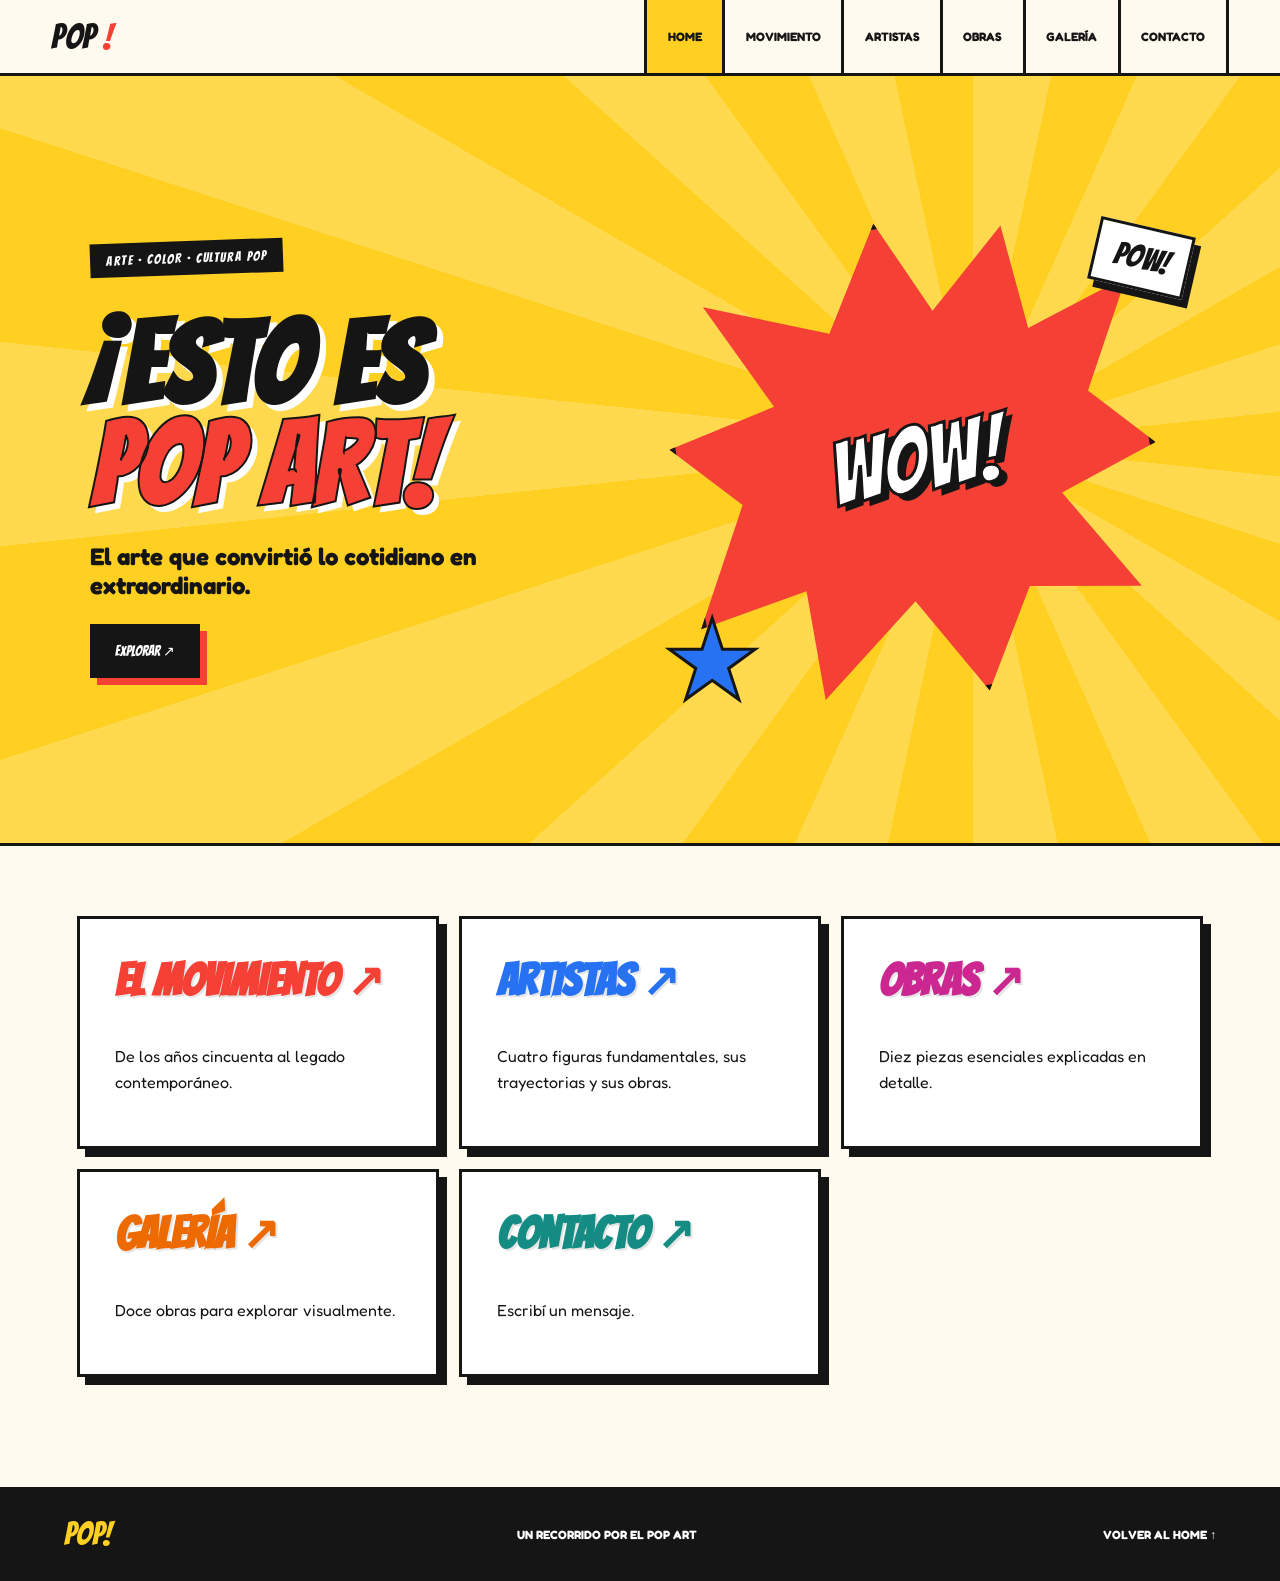
<file: index.html>
<!DOCTYPE html>
<html lang="es">
 <head>
  <meta charset="utf-8"/>
  <meta content="width=device-width, initial-scale=1" name="viewport"/>
  <title>
   Inicio | POP!
  </title>
  <link href="https://fonts.googleapis.com" rel="preconnect"/>
  <link crossorigin="" href="https://fonts.gstatic.com" rel="preconnect"/>
  <link href="https://fonts.googleapis.com/css2?family=Bangers&amp;family=Fredoka:wght@300..700&amp;display=swap" rel="stylesheet"/>
  <link href="estilos.css" rel="stylesheet"/>
  <script defer="" src="datos.js">
  </script>
  <script defer="" src="script.js">
  </script>
 </head>
 <body>
  <a class="skip" href="#contenido">
   Ir al contenido
  </a>
  <header class="site-header">
   <a class="brand" href="index.html">
    POP
    <span>
     !
    </span>
   </a>
   <button aria-controls="nav" aria-expanded="false" class="menu-toggle">
    ☰ MENÚ
   </button>
   <nav class="nav" id="nav">
    <a class="active" href="index.html">
     HOME
    </a>
    <a href="movimiento.html">
     MOVIMIENTO
    </a>
    <a href="artistas.html">
     ARTISTAS
    </a>
    <a href="obras.html">
     OBRAS
    </a>
    <a href="galeria.html">
     GALERÍA
    </a>
    <a href="contacto.html">
     CONTACTO
    </a>
   </nav>
  </header>
  <main id="contenido">
   <section class="hero">
    <div class="hero-copy">
     <p class="eyebrow">
      ARTE · COLOR · CULTURA POP
     </p>
     <h1>
      ¡ESTO ES
      <br/>
      <em>
       POP ART!
      </em>
     </h1>
     <p>
      El arte que convirtió lo cotidiano en extraordinario.
     </p>
     <a class="btn" href="movimiento.html">
      EXPLORAR ↗
     </a>
    </div>
    <div class="hero-art">
     <div class="burst">
      WOW!
     </div>
     <span class="sticker star">
      ★
     </span>
     <span class="sticker pow">
      POW!
     </span>
    </div>
   </section>
   <section class="page-links">
    <a class="page-link" href="movimiento.html">
     <h2>
      EL MOVIMIENTO ↗
     </h2>
     <p>
      De los años cincuenta al legado contemporáneo.
     </p>
    </a>
    <a class="page-link" href="artistas.html">
     <h2>
      ARTISTAS ↗
     </h2>
     <p>
      Cuatro figuras fundamentales, sus trayectorias y sus obras.
     </p>
    </a>
    <a class="page-link" href="obras.html">
     <h2>
      OBRAS ↗
     </h2>
     <p>
      Diez piezas esenciales explicadas en detalle.
     </p>
    </a>
    <a class="page-link" href="galeria.html">
     <h2>
      GALERÍA ↗
     </h2>
     <p>
      Doce obras para explorar visualmente.
     </p>
    </a>
    <a class="page-link" href="contacto.html">
     <h2>
      CONTACTO ↗
     </h2>
     <p>
      Escribí un mensaje.
     </p>
    </a>
   </section>
  </main>
  <footer class="site-footer">
   <strong>
    POP!
   </strong>
   <span>
    UN RECORRIDO POR EL POP ART
   </span>
   <a href="index.html">
    VOLVER AL HOME ↑
   </a>
  </footer>
  <dialog class="art-modal" id="art-modal">
   <button aria-label="Cerrar" class="modal-close">
    ×
   </button>
   <div class="modal-art photo-art" id="modal-art">
   </div>
   <div class="modal-copy">
    <span id="modal-kicker">
    </span>
    <h2 id="modal-title">
    </h2>
    <p id="modal-description">
    </p>
    <p id="modal-detail">
    </p>
   </div>
  </dialog>
  <dialog class="gallery-modal" id="gallery-modal">
   <button aria-label="Cerrar" class="gallery-modal-close">
    ×
   </button>
   <img alt=""/>
  </dialog>
 </body>
</html>
</file>
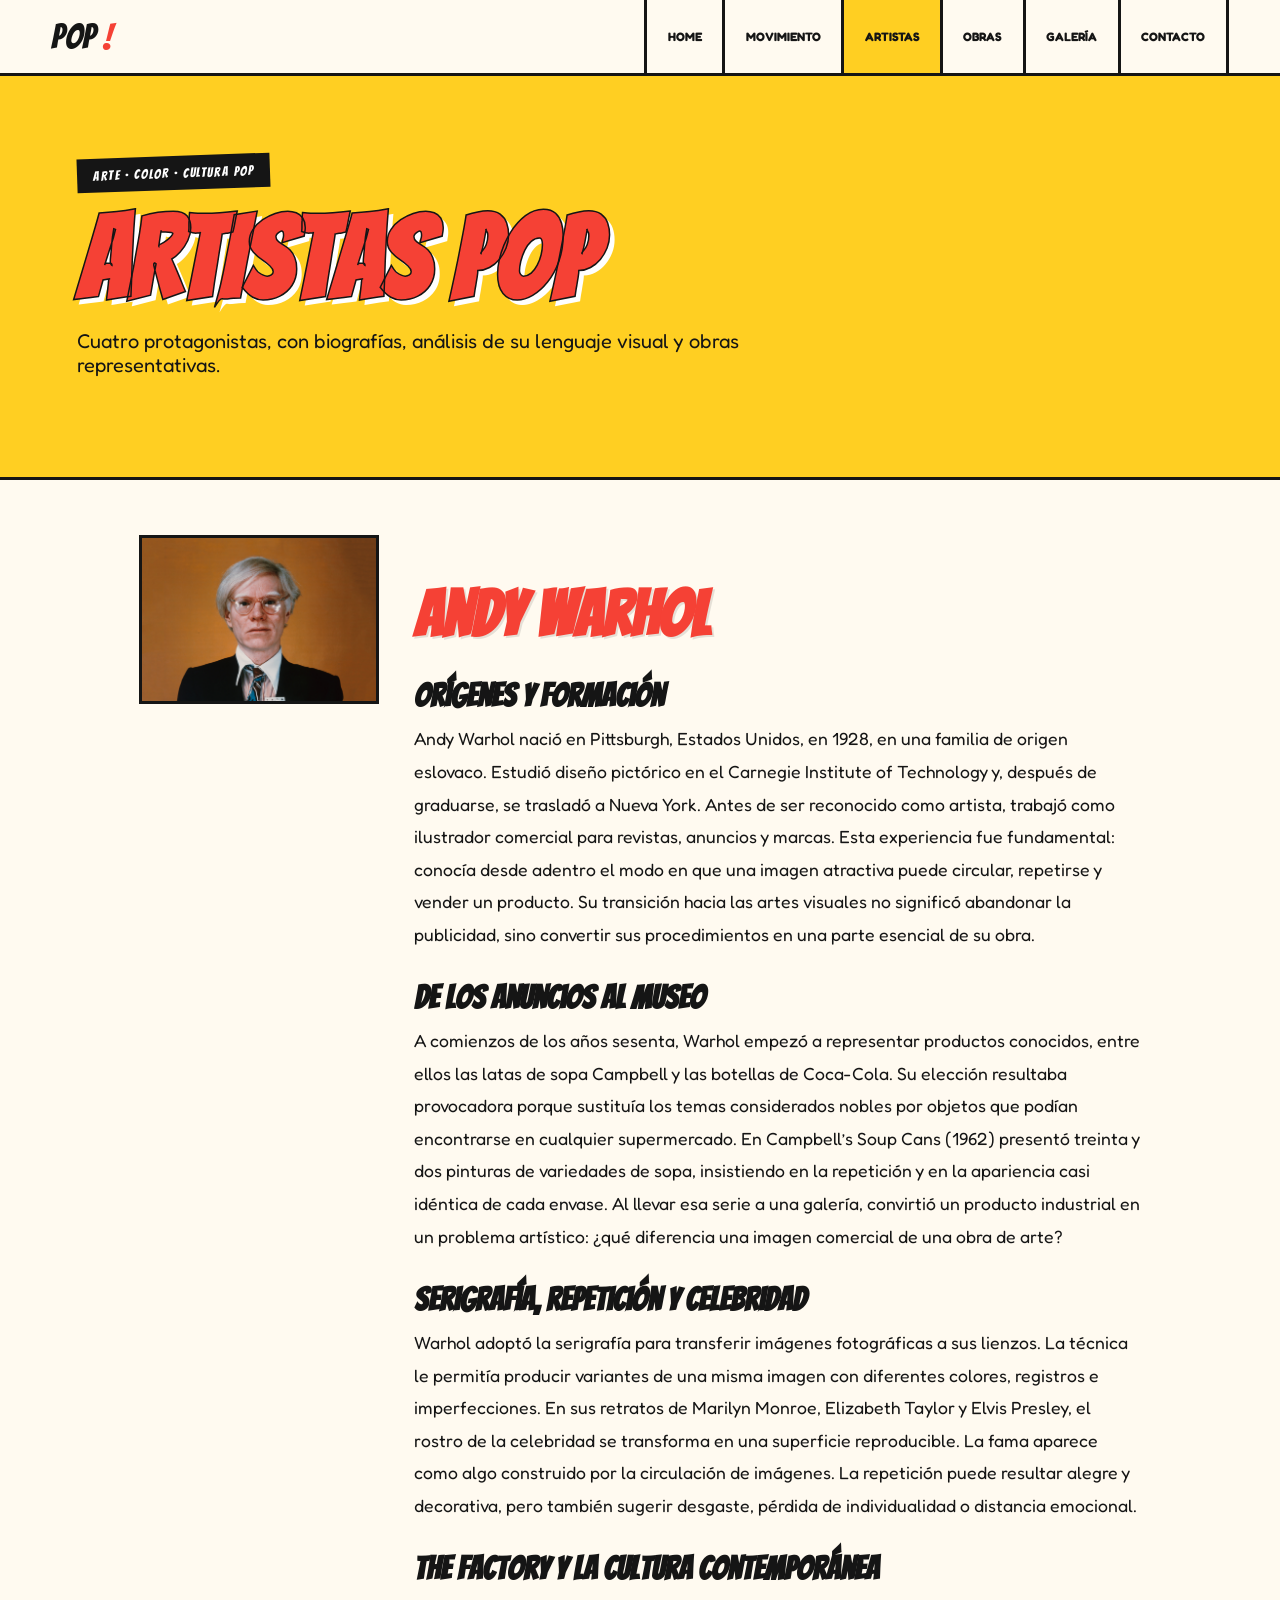
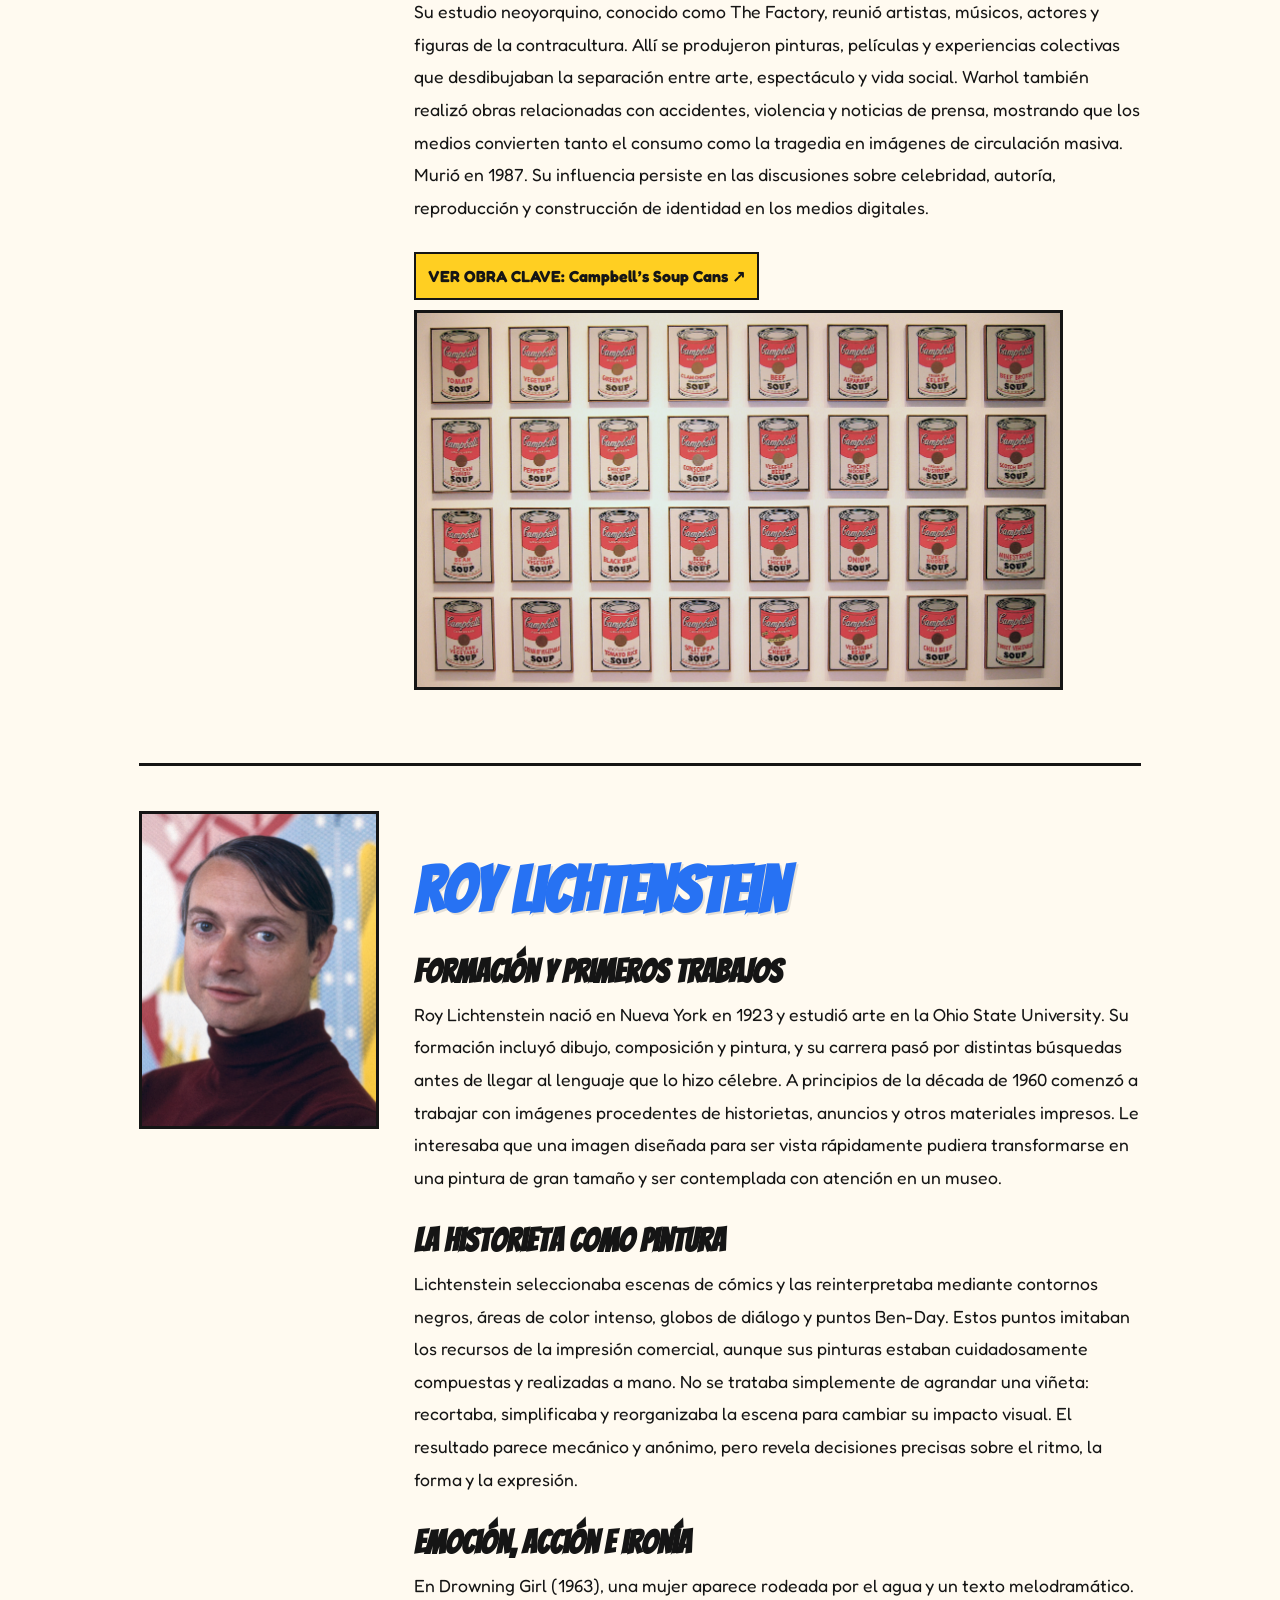
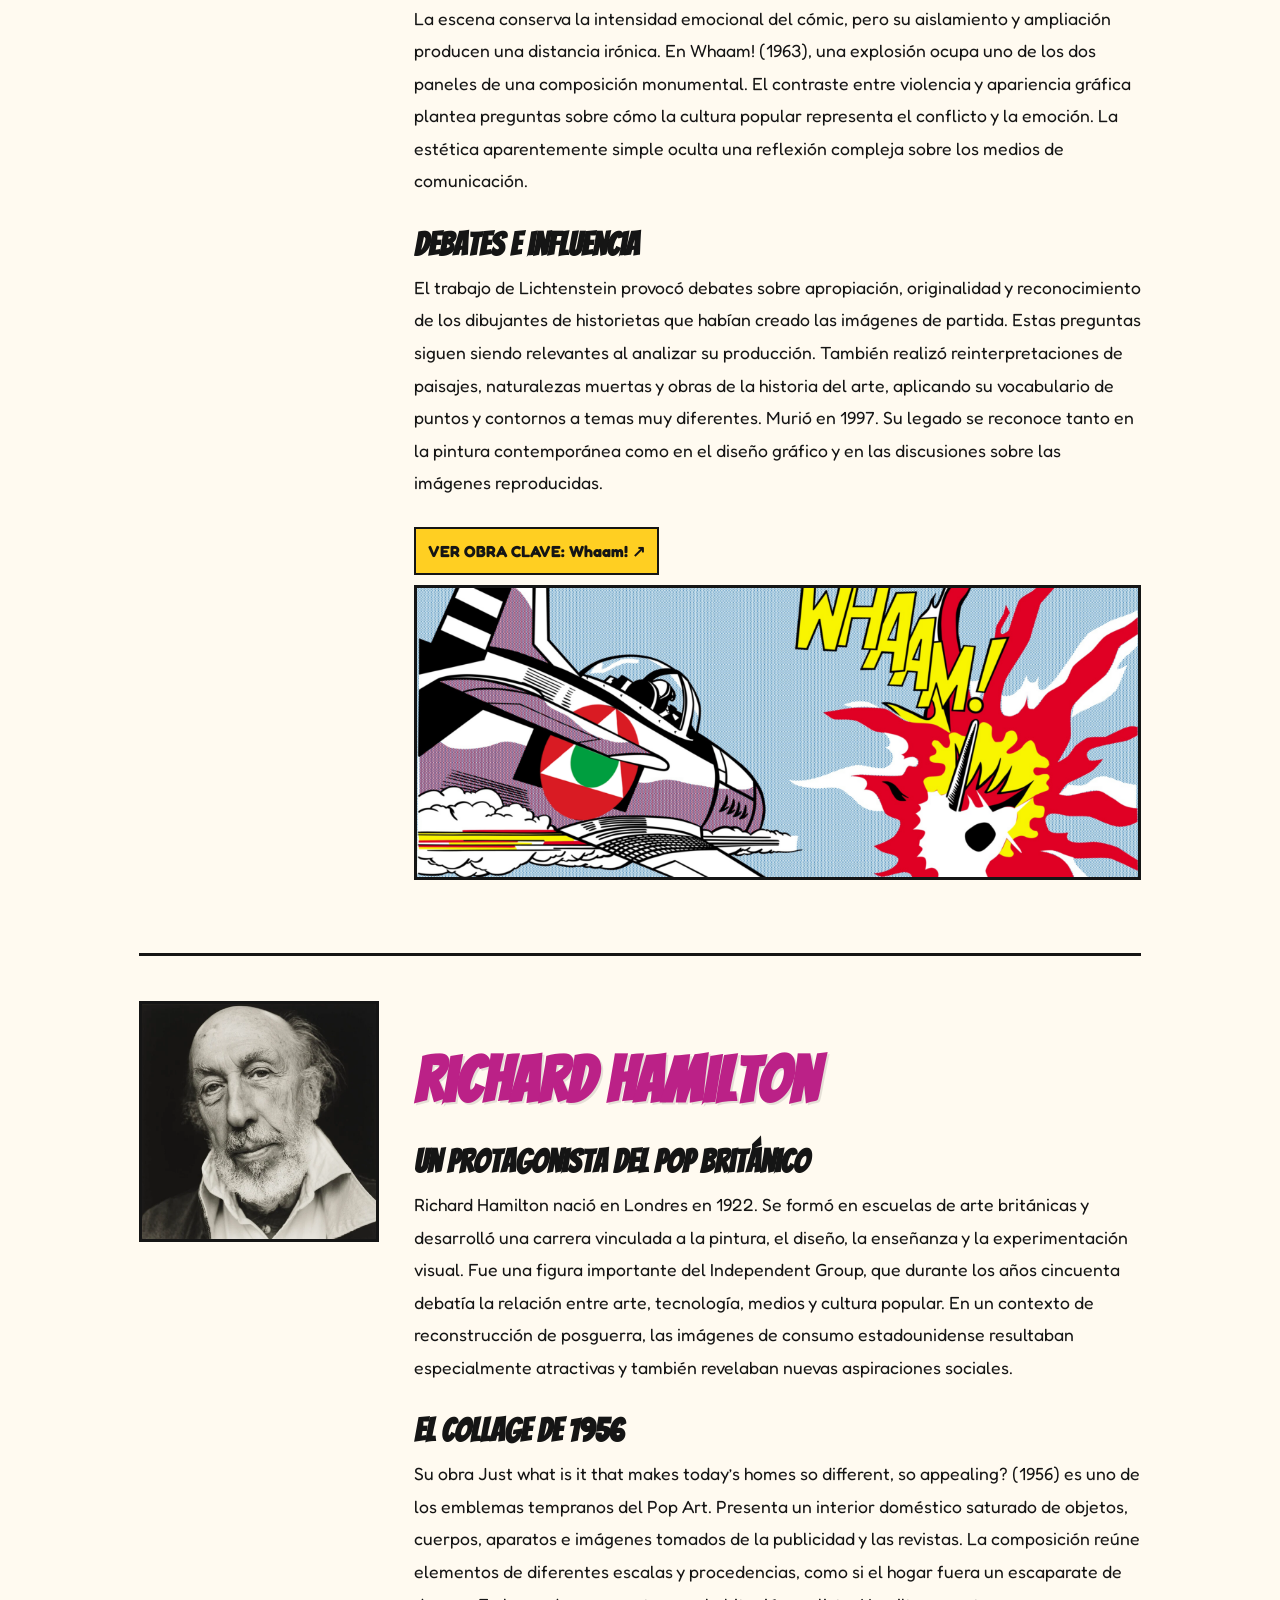
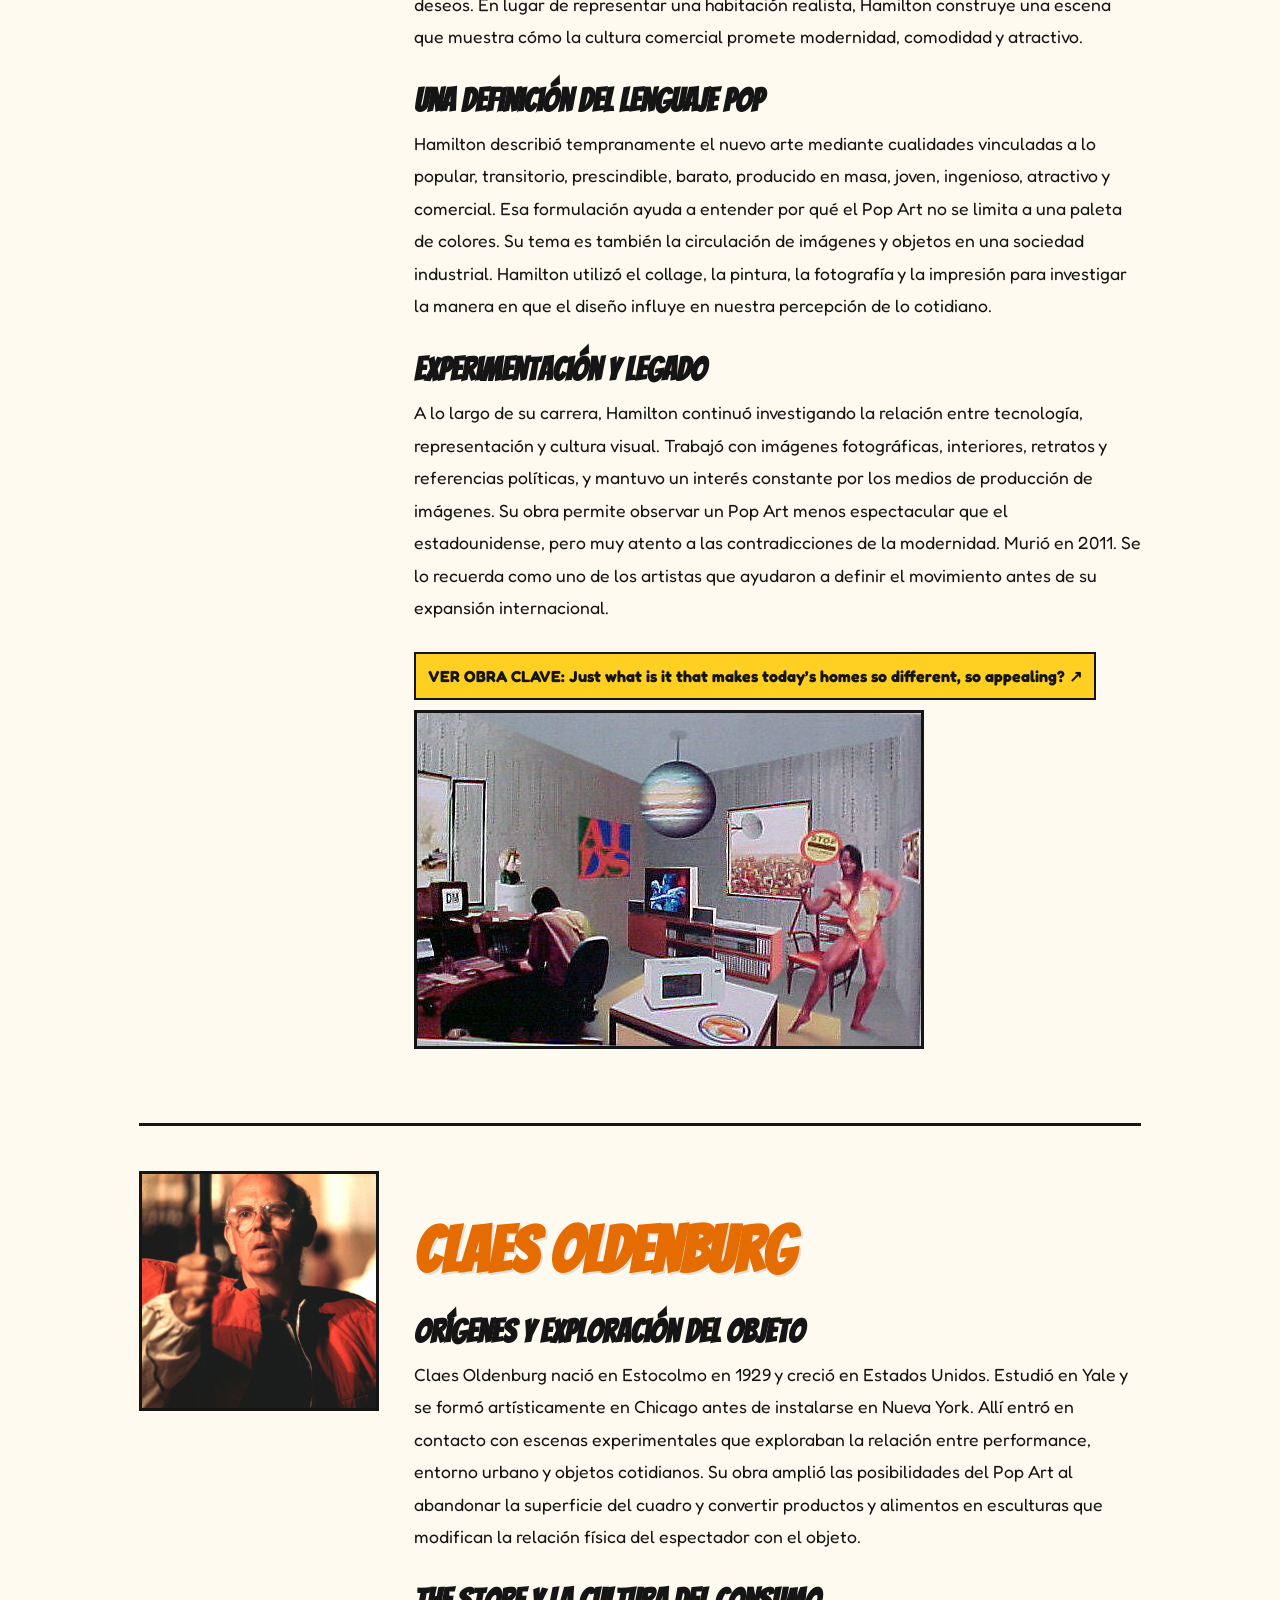
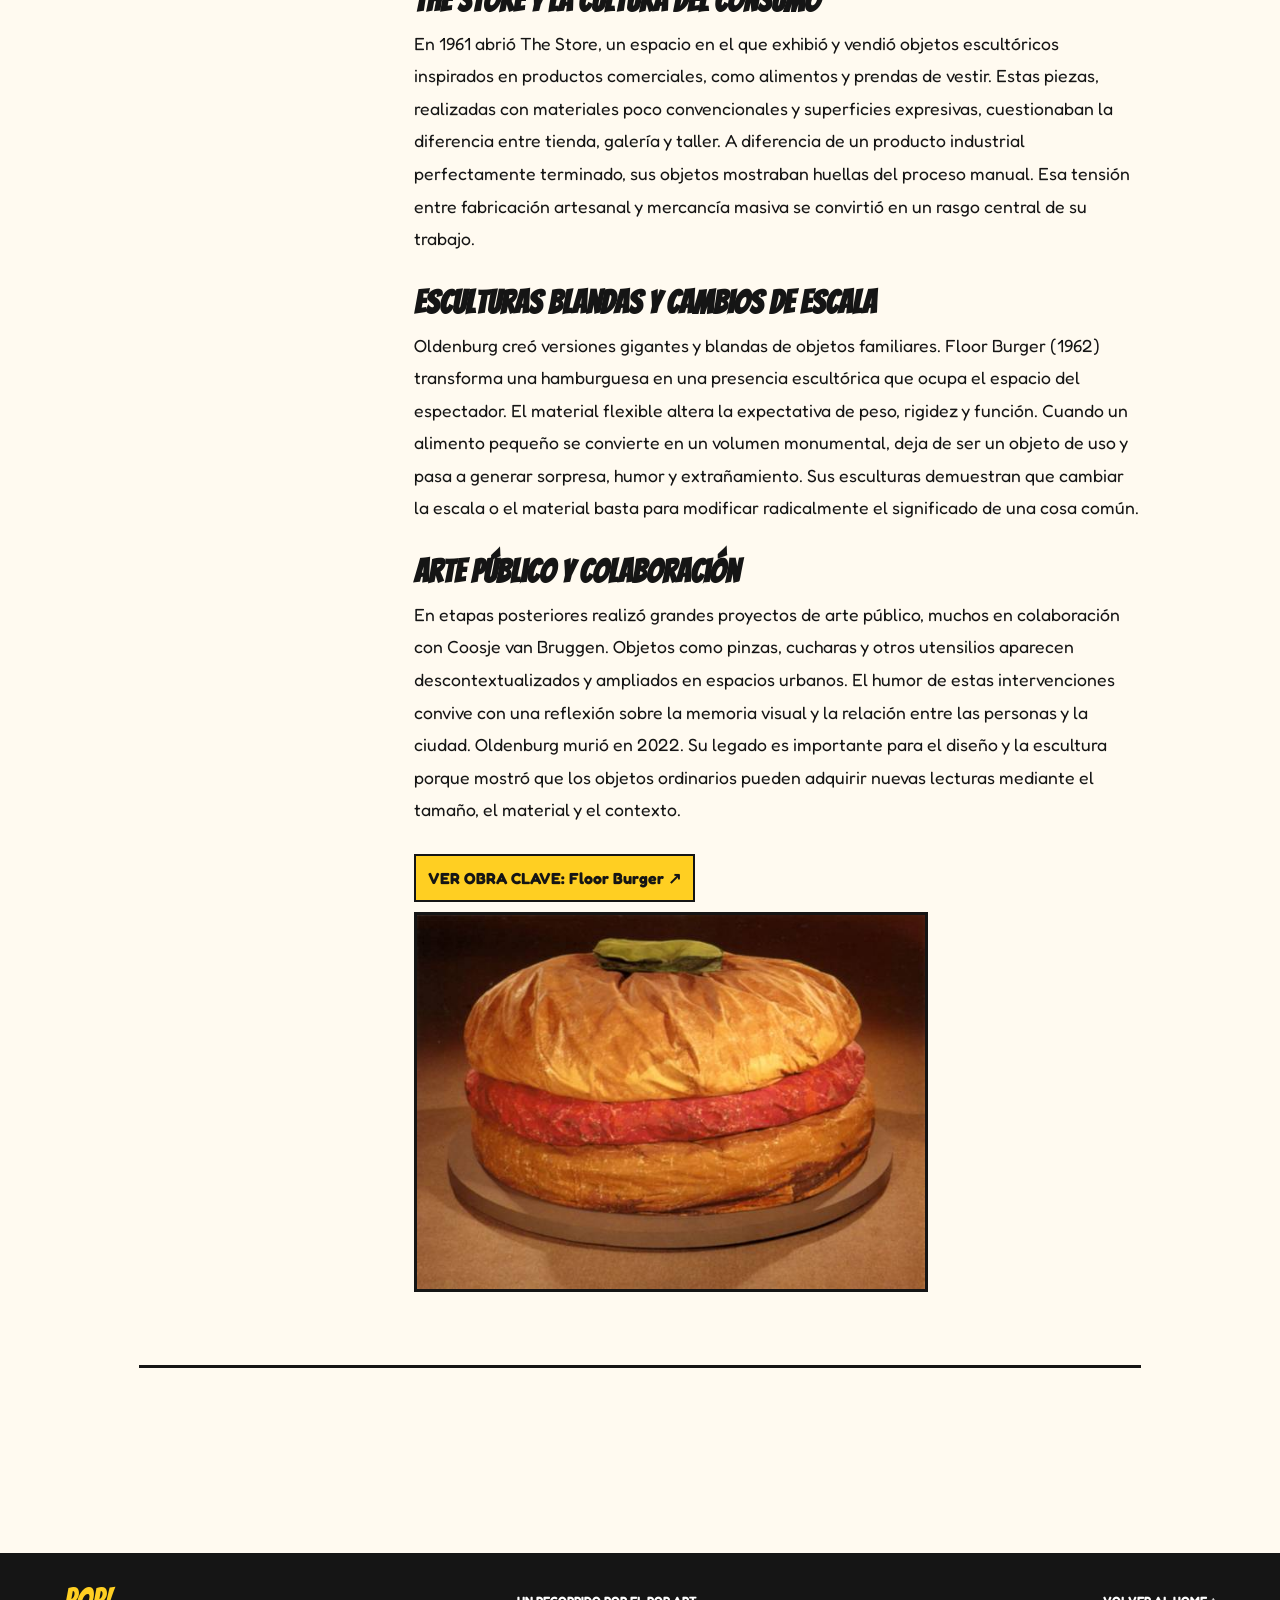
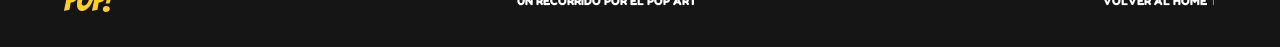
<file: artistas.html>
<!DOCTYPE html>
<html lang="es">
 <head>
  <meta charset="utf-8"/>
  <meta content="width=device-width,initial-scale=1" name="viewport"/>
  <title>
   Artistas | POP!
  </title>
  <link href="https://fonts.googleapis.com" rel="preconnect"/>
  <link crossorigin="" href="https://fonts.gstatic.com" rel="preconnect"/>
  <link href="https://fonts.googleapis.com/css2?family=Bangers&amp;family=Fredoka:wght@300..700&amp;display=swap" rel="stylesheet"/>
  <link href="estilos.css" rel="stylesheet"/>
  <script defer="" src="datos.js">
  </script>
  <script defer="" src="script.js">
  </script>
 </head>
 <body>
  <a class="skip" href="#contenido">
   Ir al contenido
  </a>
  <header class="site-header">
   <a class="brand" href="index.html">
    POP
    <span>
     !
    </span>
   </a>
   <button aria-controls="nav" aria-expanded="false" class="menu-toggle">
    ☰ MENÚ
   </button>
   <nav class="nav" id="nav">
    <a href="index.html">
     HOME
    </a>
    <a href="movimiento.html">
     MOVIMIENTO
    </a>
    <a class="active" href="artistas.html">
     ARTISTAS
    </a>
    <a href="obras.html">
     OBRAS
    </a>
    <a href="galeria.html">
     GALERÍA
    </a>
    <a href="contacto.html">
     CONTACTO
    </a>
   </nav>
  </header>
  <main id="contenido">
   <div class="page-hero">
    <span class="eyebrow">
     ARTE · COLOR · CULTURA POP
    </span>
    <h1>
     ARTISTAS POP
    </h1>
    <p>
     Cuatro protagonistas, con biografías, análisis de su lenguaje visual y obras representativas.
    </p>
   </div>
   <div class="reading">
    <article class="artist-detail">
     <img alt="Retrato de Andy Warhol" loading="lazy" src="imagenes/artistas/andy-warhol.jpg"/>
     <div class="text">
      <h2>
       Andy Warhol
      </h2>
      <h3>
       Orígenes y formación
      </h3>
      <p>
       Andy Warhol nació en Pittsburgh, Estados Unidos, en 1928, en una familia de origen eslovaco. Estudió diseño pictórico en el Carnegie Institute of Technology y, después de graduarse, se trasladó a Nueva York. Antes de ser reconocido como artista, trabajó como ilustrador comercial para revistas, anuncios y marcas. Esta experiencia fue fundamental: conocía desde adentro el modo en que una imagen atractiva puede circular, repetirse y vender un producto. Su transición hacia las artes visuales no significó abandonar la publicidad, sino convertir sus procedimientos en una parte esencial de su obra.
      </p>
      <h3>
       De los anuncios al museo
      </h3>
      <p>
       A comienzos de los años sesenta, Warhol empezó a representar productos conocidos, entre ellos las latas de sopa Campbell y las botellas de Coca-Cola. Su elección resultaba provocadora porque sustituía los temas considerados nobles por objetos que podían encontrarse en cualquier supermercado. En Campbell’s Soup Cans (1962) presentó treinta y dos pinturas de variedades de sopa, insistiendo en la repetición y en la apariencia casi idéntica de cada envase. Al llevar esa serie a una galería, convirtió un producto industrial en un problema artístico: ¿qué diferencia una imagen comercial de una obra de arte?
      </p>
      <h3>
       Serigrafía, repetición y celebridad
      </h3>
      <p>
       Warhol adoptó la serigrafía para transferir imágenes fotográficas a sus lienzos. La técnica le permitía producir variantes de una misma imagen con diferentes colores, registros e imperfecciones. En sus retratos de Marilyn Monroe, Elizabeth Taylor y Elvis Presley, el rostro de la celebridad se transforma en una superficie reproducible. La fama aparece como algo construido por la circulación de imágenes. La repetición puede resultar alegre y decorativa, pero también sugerir desgaste, pérdida de individualidad o distancia emocional.
      </p>
      <h3>
       The Factory y la cultura contemporánea
      </h3>
      <p>
       Su estudio neoyorquino, conocido como The Factory, reunió artistas, músicos, actores y figuras de la contracultura. Allí se produjeron pinturas, películas y experiencias colectivas que desdibujaban la separación entre arte, espectáculo y vida social. Warhol también realizó obras relacionadas con accidentes, violencia y noticias de prensa, mostrando que los medios convierten tanto el consumo como la tragedia en imágenes de circulación masiva. Murió en 1987. Su influencia persiste en las discusiones sobre celebridad, autoría, reproducción y construcción de identidad en los medios digitales.
      </p>
      <a class="artist-work-link" href="imagenes/obras/campbells-soup-cans.jpg" rel="noopener" target="_blank">
       VER OBRA CLAVE: Campbell’s Soup Cans ↗
      </a>
      <p>
       <img alt="Campbell’s Soup Cans, obra de Andy Warhol" loading="lazy" src="imagenes/obras/campbells-soup-cans.jpg"/>
      </p>
     </div>
    </article>
    <article class="artist-detail">
     <img alt="Retrato de Roy Lichtenstein" loading="lazy" src="imagenes/artistas/roy-lichtenstein.jpg"/>
     <div class="text">
      <h2>
       Roy Lichtenstein
      </h2>
      <h3>
       Formación y primeros trabajos
      </h3>
      <p>
       Roy Lichtenstein nació en Nueva York en 1923 y estudió arte en la Ohio State University. Su formación incluyó dibujo, composición y pintura, y su carrera pasó por distintas búsquedas antes de llegar al lenguaje que lo hizo célebre. A principios de la década de 1960 comenzó a trabajar con imágenes procedentes de historietas, anuncios y otros materiales impresos. Le interesaba que una imagen diseñada para ser vista rápidamente pudiera transformarse en una pintura de gran tamaño y ser contemplada con atención en un museo.
      </p>
      <h3>
       La historieta como pintura
      </h3>
      <p>
       Lichtenstein seleccionaba escenas de cómics y las reinterpretaba mediante contornos negros, áreas de color intenso, globos de diálogo y puntos Ben-Day. Estos puntos imitaban los recursos de la impresión comercial, aunque sus pinturas estaban cuidadosamente compuestas y realizadas a mano. No se trataba simplemente de agrandar una viñeta: recortaba, simplificaba y reorganizaba la escena para cambiar su impacto visual. El resultado parece mecánico y anónimo, pero revela decisiones precisas sobre el ritmo, la forma y la expresión.
      </p>
      <h3>
       Emoción, acción e ironía
      </h3>
      <p>
       En Drowning Girl (1963), una mujer aparece rodeada por el agua y un texto melodramático. La escena conserva la intensidad emocional del cómic, pero su aislamiento y ampliación producen una distancia irónica. En Whaam! (1963), una explosión ocupa uno de los dos paneles de una composición monumental. El contraste entre violencia y apariencia gráfica plantea preguntas sobre cómo la cultura popular representa el conflicto y la emoción. La estética aparentemente simple oculta una reflexión compleja sobre los medios de comunicación.
      </p>
      <h3>
       Debates e influencia
      </h3>
      <p>
       El trabajo de Lichtenstein provocó debates sobre apropiación, originalidad y reconocimiento de los dibujantes de historietas que habían creado las imágenes de partida. Estas preguntas siguen siendo relevantes al analizar su producción. También realizó reinterpretaciones de paisajes, naturalezas muertas y obras de la historia del arte, aplicando su vocabulario de puntos y contornos a temas muy diferentes. Murió en 1997. Su legado se reconoce tanto en la pintura contemporánea como en el diseño gráfico y en las discusiones sobre las imágenes reproducidas.
      </p>
      <a class="artist-work-link" href="imagenes/obras/whaam.jpg" rel="noopener" target="_blank">
       VER OBRA CLAVE: Whaam! ↗
      </a>
      <p>
       <img alt="Whaam!, obra de Roy Lichtenstein" loading="lazy" src="imagenes/obras/whaam.jpg"/>
      </p>
     </div>
    </article>
    <article class="artist-detail">
     <img alt="Retrato de Richard Hamilton" loading="lazy" src="imagenes/artistas/richard-hamilton.jpg"/>
     <div class="text">
      <h2>
       Richard Hamilton
      </h2>
      <h3>
       Un protagonista del Pop británico
      </h3>
      <p>
       Richard Hamilton nació en Londres en 1922. Se formó en escuelas de arte británicas y desarrolló una carrera vinculada a la pintura, el diseño, la enseñanza y la experimentación visual. Fue una figura importante del Independent Group, que durante los años cincuenta debatía la relación entre arte, tecnología, medios y cultura popular. En un contexto de reconstrucción de posguerra, las imágenes de consumo estadounidense resultaban especialmente atractivas y también revelaban nuevas aspiraciones sociales.
      </p>
      <h3>
       El collage de 1956
      </h3>
      <p>
       Su obra Just what is it that makes today’s homes so different, so appealing? (1956) es uno de los emblemas tempranos del Pop Art. Presenta un interior doméstico saturado de objetos, cuerpos, aparatos e imágenes tomados de la publicidad y las revistas. La composición reúne elementos de diferentes escalas y procedencias, como si el hogar fuera un escaparate de deseos. En lugar de representar una habitación realista, Hamilton construye una escena que muestra cómo la cultura comercial promete modernidad, comodidad y atractivo.
      </p>
      <h3>
       Una definición del lenguaje pop
      </h3>
      <p>
       Hamilton describió tempranamente el nuevo arte mediante cualidades vinculadas a lo popular, transitorio, prescindible, barato, producido en masa, joven, ingenioso, atractivo y comercial. Esa formulación ayuda a entender por qué el Pop Art no se limita a una paleta de colores. Su tema es también la circulación de imágenes y objetos en una sociedad industrial. Hamilton utilizó el collage, la pintura, la fotografía y la impresión para investigar la manera en que el diseño influye en nuestra percepción de lo cotidiano.
      </p>
      <h3>
       Experimentación y legado
      </h3>
      <p>
       A lo largo de su carrera, Hamilton continuó investigando la relación entre tecnología, representación y cultura visual. Trabajó con imágenes fotográficas, interiores, retratos y referencias políticas, y mantuvo un interés constante por los medios de producción de imágenes. Su obra permite observar un Pop Art menos espectacular que el estadounidense, pero muy atento a las contradicciones de la modernidad. Murió en 2011. Se lo recuerda como uno de los artistas que ayudaron a definir el movimiento antes de su expansión internacional.
      </p>
      <a class="artist-work-link" href="imagenes/obras/just-what-is-it.jpg" rel="noopener" target="_blank">
       VER OBRA CLAVE: Just what is it that makes today’s homes so different, so appealing? ↗
      </a>
      <p>
       <img alt="Just what is it that makes today’s homes so different, so appealing?, obra de Richard Hamilton" loading="lazy" src="imagenes/obras/just-what-is-it.jpg"/>
      </p>
     </div>
    </article>
    <article class="artist-detail">
     <img alt="Retrato de Claes Oldenburg" loading="lazy" src="imagenes/artistas/claes-oldenburg.jpg"/>
     <div class="text">
      <h2>
       Claes Oldenburg
      </h2>
      <h3>
       Orígenes y exploración del objeto
      </h3>
      <p>
       Claes Oldenburg nació en Estocolmo en 1929 y creció en Estados Unidos. Estudió en Yale y se formó artísticamente en Chicago antes de instalarse en Nueva York. Allí entró en contacto con escenas experimentales que exploraban la relación entre performance, entorno urbano y objetos cotidianos. Su obra amplió las posibilidades del Pop Art al abandonar la superficie del cuadro y convertir productos y alimentos en esculturas que modifican la relación física del espectador con el objeto.
      </p>
      <h3>
       The Store y la cultura del consumo
      </h3>
      <p>
       En 1961 abrió The Store, un espacio en el que exhibió y vendió objetos escultóricos inspirados en productos comerciales, como alimentos y prendas de vestir. Estas piezas, realizadas con materiales poco convencionales y superficies expresivas, cuestionaban la diferencia entre tienda, galería y taller. A diferencia de un producto industrial perfectamente terminado, sus objetos mostraban huellas del proceso manual. Esa tensión entre fabricación artesanal y mercancía masiva se convirtió en un rasgo central de su trabajo.
      </p>
      <h3>
       Esculturas blandas y cambios de escala
      </h3>
      <p>
       Oldenburg creó versiones gigantes y blandas de objetos familiares. Floor Burger (1962) transforma una hamburguesa en una presencia escultórica que ocupa el espacio del espectador. El material flexible altera la expectativa de peso, rigidez y función. Cuando un alimento pequeño se convierte en un volumen monumental, deja de ser un objeto de uso y pasa a generar sorpresa, humor y extrañamiento. Sus esculturas demuestran que cambiar la escala o el material basta para modificar radicalmente el significado de una cosa común.
      </p>
      <h3>
       Arte público y colaboración
      </h3>
      <p>
       En etapas posteriores realizó grandes proyectos de arte público, muchos en colaboración con Coosje van Bruggen. Objetos como pinzas, cucharas y otros utensilios aparecen descontextualizados y ampliados en espacios urbanos. El humor de estas intervenciones convive con una reflexión sobre la memoria visual y la relación entre las personas y la ciudad. Oldenburg murió en 2022. Su legado es importante para el diseño y la escultura porque mostró que los objetos ordinarios pueden adquirir nuevas lecturas mediante el tamaño, el material y el contexto.
      </p>
      <a class="artist-work-link" href="imagenes/obras/floor-burger.jpg" rel="noopener" target="_blank">
       VER OBRA CLAVE: Floor Burger ↗
      </a>
      <p>
       <img alt="Floor Burger, obra de Claes Oldenburg" loading="lazy" src="imagenes/obras/floor-burger.jpg"/>
      </p>
     </div>
    </article>
   </div>
  </main>
  <footer class="site-footer">
   <strong>
    POP!
   </strong>
   <span>
    UN RECORRIDO POR EL POP ART
   </span>
   <a href="index.html">
    VOLVER AL HOME ↑
   </a>
  </footer>
  <dialog class="art-modal" id="art-modal">
   <button aria-label="Cerrar" class="modal-close">
    ×
   </button>
   <div class="modal-art photo-art" id="modal-art">
   </div>
   <div class="modal-copy">
    <span id="modal-kicker">
    </span>
    <h2 id="modal-title">
    </h2>
    <p id="modal-description">
    </p>
    <p id="modal-detail">
    </p>
   </div>
  </dialog>
  <dialog class="gallery-modal" id="gallery-modal">
   <button aria-label="Cerrar" class="gallery-modal-close">
    ×
   </button>
   <img alt=""/>
  </dialog>
 </body>
</html>
</file>
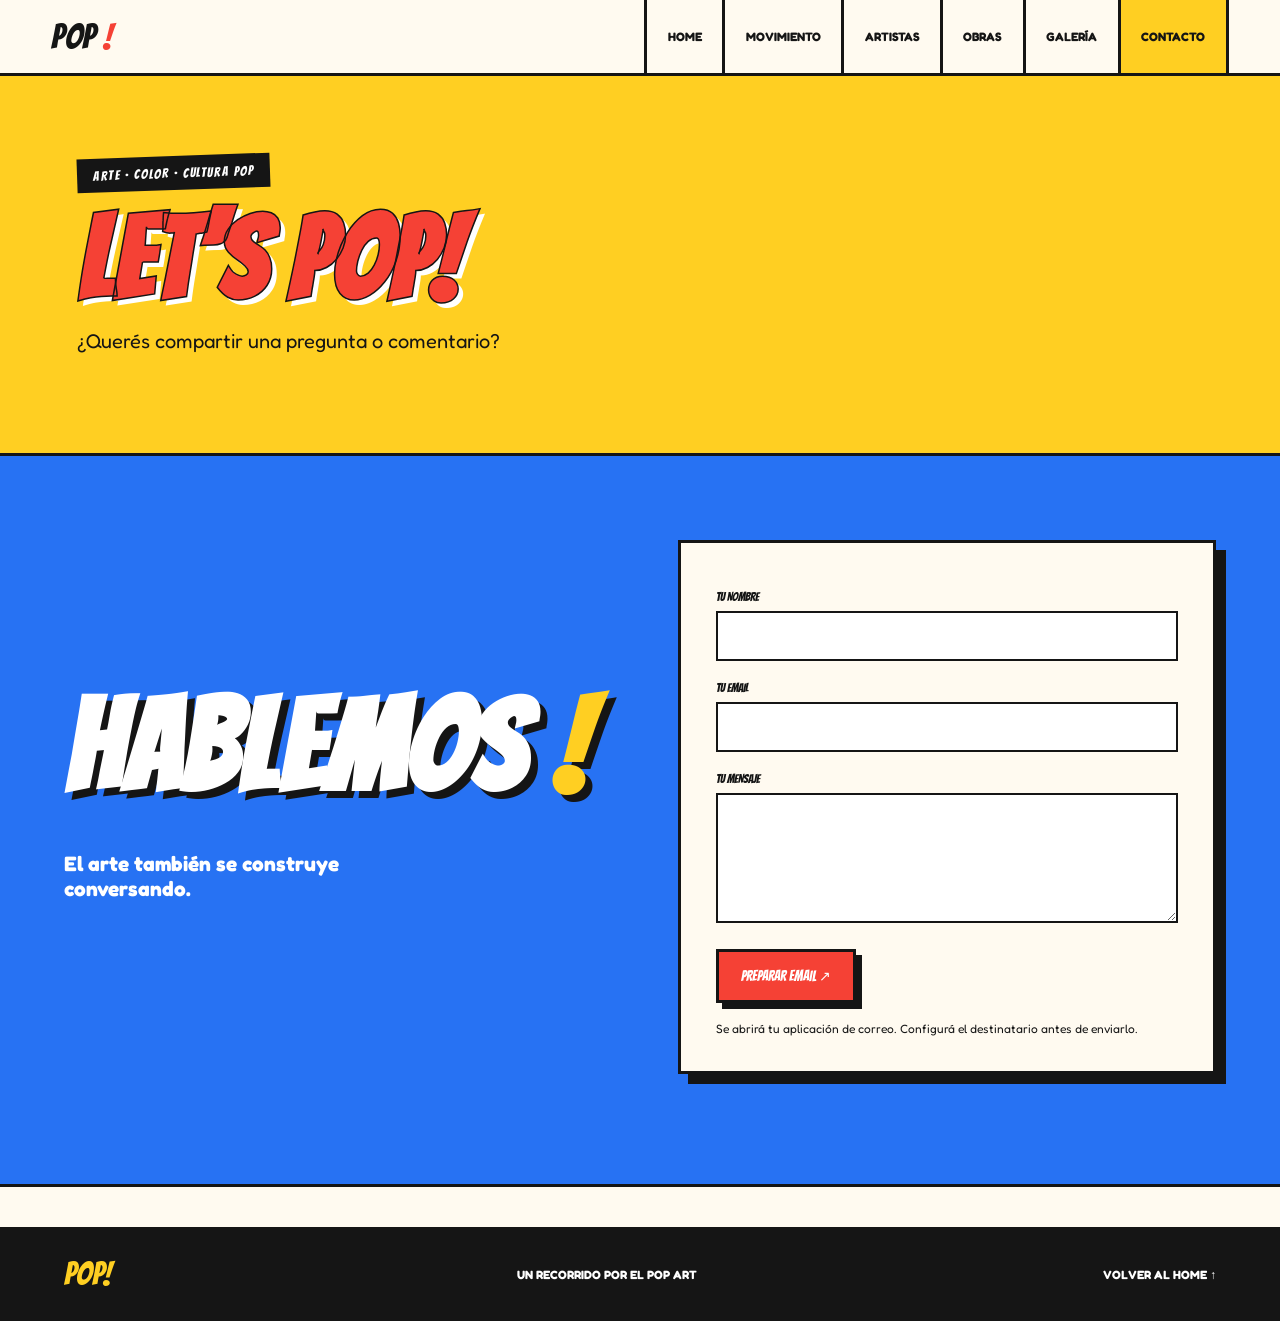
<file: contacto.html>
<!DOCTYPE html>
<html lang="es">
 <head>
  <meta charset="utf-8"/>
  <meta content="width=device-width,initial-scale=1" name="viewport"/>
  <title>
   Contacto | POP!
  </title>
  <link href="https://fonts.googleapis.com" rel="preconnect"/>
  <link crossorigin="" href="https://fonts.gstatic.com" rel="preconnect"/>
  <link href="https://fonts.googleapis.com/css2?family=Bangers&amp;family=Fredoka:wght@300..700&amp;display=swap" rel="stylesheet"/>
  <link href="estilos.css" rel="stylesheet"/>
  <script defer="" src="datos.js">
  </script>
  <script defer="" src="script.js">
  </script>
 </head>
 <body>
  <a class="skip" href="#contenido">
   Ir al contenido
  </a>
  <header class="site-header">
   <a class="brand" href="index.html">
    POP
    <span>
     !
    </span>
   </a>
   <button aria-controls="nav" aria-expanded="false" class="menu-toggle">
    ☰ MENÚ
   </button>
   <nav class="nav" id="nav">
    <a href="index.html">
     HOME
    </a>
    <a href="movimiento.html">
     MOVIMIENTO
    </a>
    <a href="artistas.html">
     ARTISTAS
    </a>
    <a href="obras.html">
     OBRAS
    </a>
    <a href="galeria.html">
     GALERÍA
    </a>
    <a class="active" href="contacto.html">
     CONTACTO
    </a>
   </nav>
  </header>
  <main id="contenido">
   <div class="page-hero">
    <span class="eyebrow">
     ARTE · COLOR · CULTURA POP
    </span>
    <h1>
     LET’S POP!
    </h1>
    <p>
     ¿Querés compartir una pregunta o comentario?
    </p>
   </div>
   <section class="section contact">
    <div class="contact-wrap">
     <div class="contact-heading">
      <h2>
       HABLEMOS
       <span>
        !
       </span>
      </h2>
      <p>
       El arte también se construye conversando.
      </p>
     </div>
     <form class="contact-form" id="contact-form">
      <label for="nombre">
       TU NOMBRE
      </label>
      <input id="nombre" name="nombre" required=""/>
      <label for="email">
       TU EMAIL
      </label>
      <input id="email" name="email" required="" type="email"/>
      <label for="mensaje">
       TU MENSAJE
      </label>
      <textarea id="mensaje" name="mensaje" required="" rows="5"></textarea>
      <button class="btn" type="submit">
       PREPARAR EMAIL ↗
      </button>
      <p class="form-note">
       Se abrirá tu aplicación de correo. Configurá el destinatario antes de enviarlo.
      </p>
     </form>
    </div>
   </section>
  </main>
  <footer class="site-footer">
   <strong>
    POP!
   </strong>
   <span>
    UN RECORRIDO POR EL POP ART
   </span>
   <a href="index.html">
    VOLVER AL HOME ↑
   </a>
  </footer>
  <dialog class="art-modal" id="art-modal">
   <button aria-label="Cerrar" class="modal-close">
    ×
   </button>
   <div class="modal-art photo-art" id="modal-art">
   </div>
   <div class="modal-copy">
    <span id="modal-kicker">
    </span>
    <h2 id="modal-title">
    </h2>
    <p id="modal-description">
    </p>
    <p id="modal-detail">
    </p>
   </div>
  </dialog>
  <dialog class="gallery-modal" id="gallery-modal">
   <button aria-label="Cerrar" class="gallery-modal-close">
    ×
   </button>
   <img alt=""/>
  </dialog>
 </body>
</html>
</file>
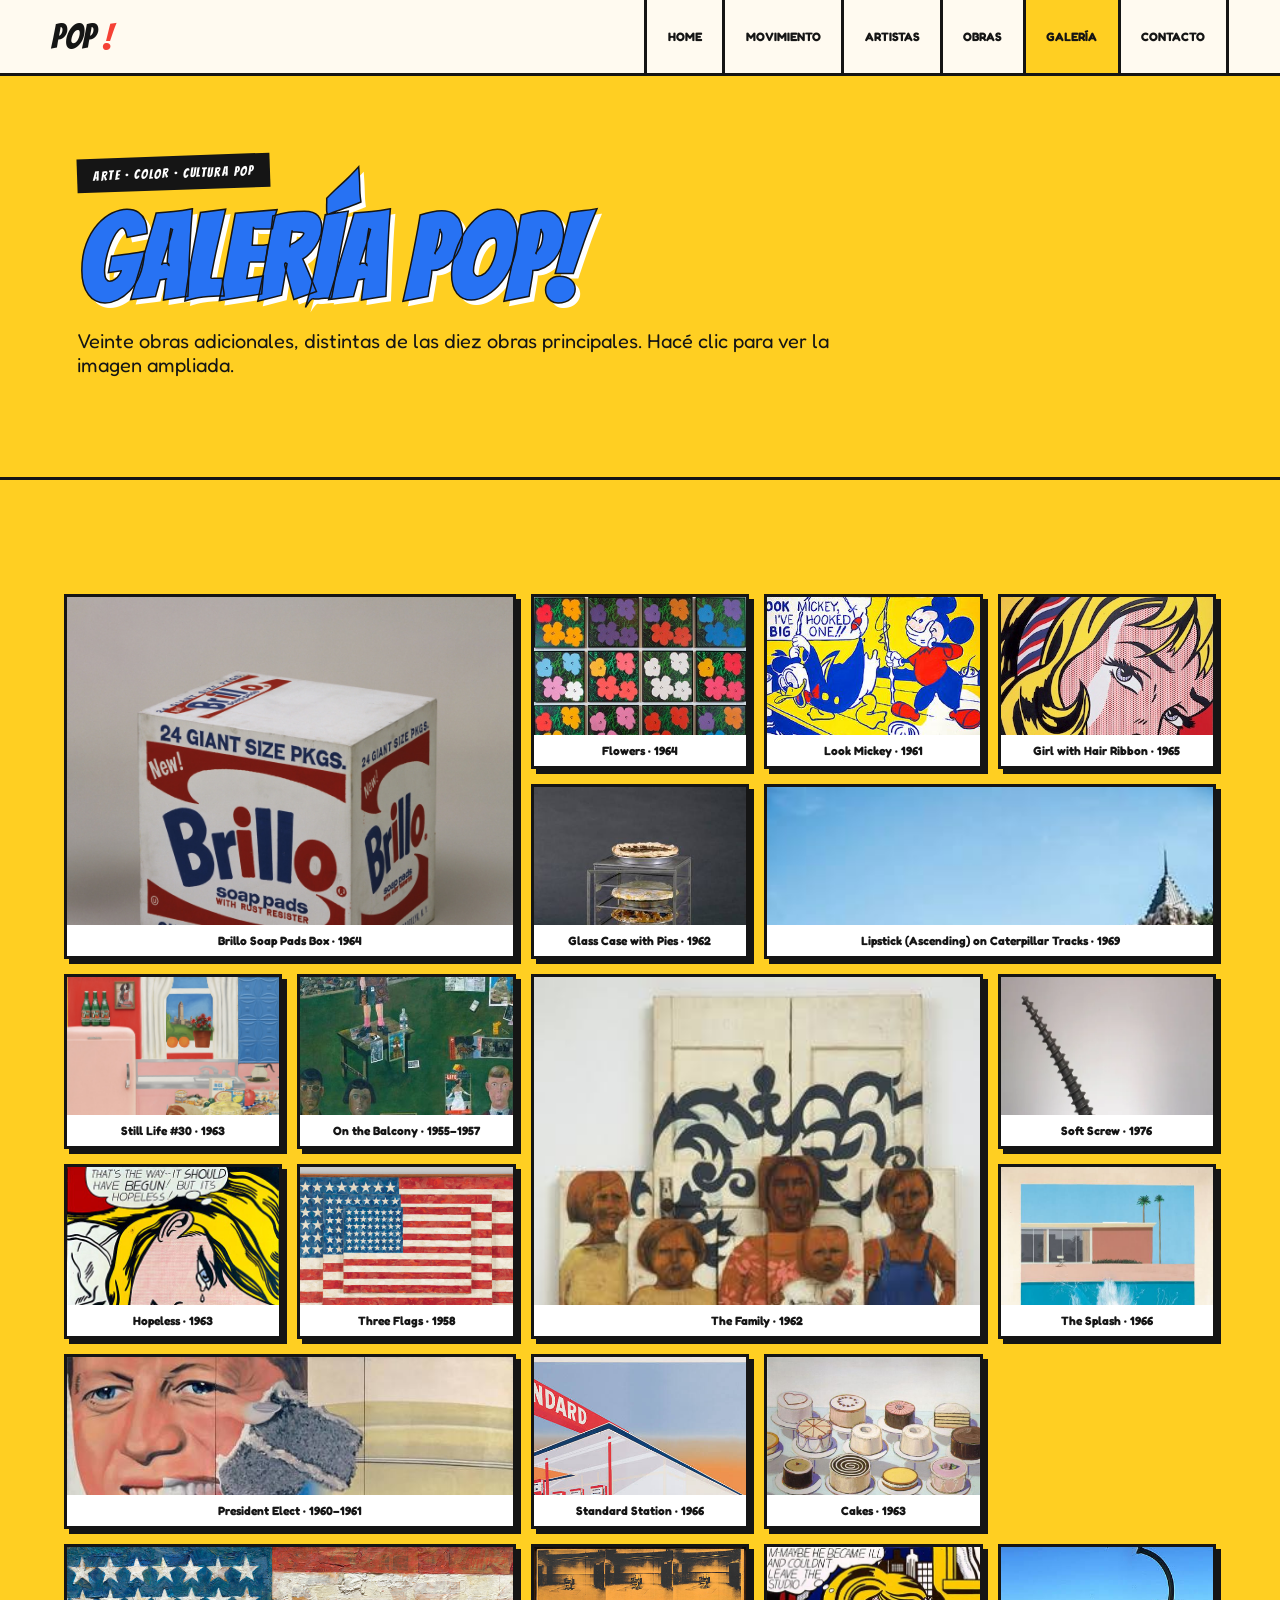
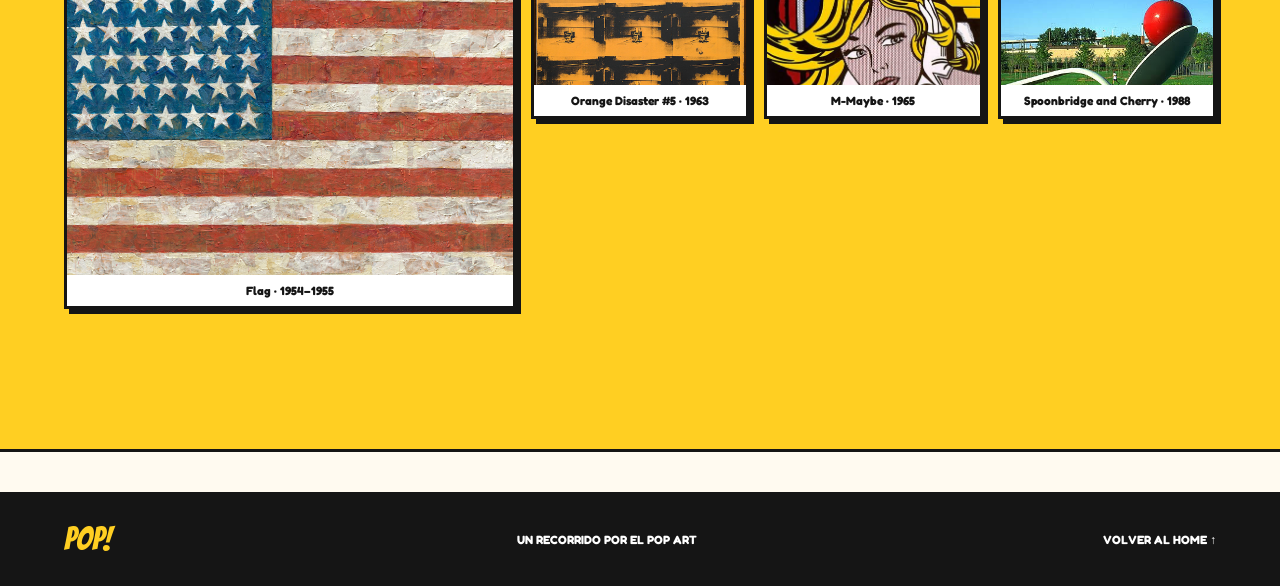
<file: galeria.html>
<!DOCTYPE html>
<html lang="es">
 <head>
  <meta charset="utf-8"/>
  <meta content="width=device-width,initial-scale=1" name="viewport"/>
  <title>
   Galería | POP!
  </title>
  <link href="https://fonts.googleapis.com" rel="preconnect"/>
  <link crossorigin="" href="https://fonts.gstatic.com" rel="preconnect"/>
  <link href="https://fonts.googleapis.com/css2?family=Bangers&amp;family=Fredoka:wght@300..700&amp;display=swap" rel="stylesheet"/>
  <link href="estilos.css" rel="stylesheet"/>
  <script defer="" src="datos.js">
  </script>
  <script defer="" src="script.js">
  </script>
 </head>
 <body>
  <a class="skip" href="#contenido">
   Ir al contenido
  </a>
  <header class="site-header">
   <a class="brand" href="index.html">
    POP
    <span>
     !
    </span>
   </a>
   <button aria-controls="nav" aria-expanded="false" class="menu-toggle">
    ☰ MENÚ
   </button>
   <nav class="nav" id="nav">
    <a href="index.html">
     HOME
    </a>
    <a href="movimiento.html">
     MOVIMIENTO
    </a>
    <a href="artistas.html">
     ARTISTAS
    </a>
    <a href="obras.html">
     OBRAS
    </a>
    <a class="active" href="galeria.html">
     GALERÍA
    </a>
    <a href="contacto.html">
     CONTACTO
    </a>
   </nav>
  </header>
  <main id="contenido">
   <div class="page-hero">
    <span class="eyebrow">
     ARTE · COLOR · CULTURA POP
    </span>
    <h1>
     GALERÍA POP!
    </h1>
    <p>
     Veinte obras adicionales, distintas de las diez obras principales. Hacé clic para ver la imagen ampliada.
    </p>
   </div>
   <section class="section gallery">
    <div class="gallery-grid" id="gallery-grid">
    </div>
   </section>
  </main>
  <footer class="site-footer">
   <strong>
    POP!
   </strong>
   <span>
    UN RECORRIDO POR EL POP ART
   </span>
   <a href="index.html">
    VOLVER AL HOME ↑
   </a>
  </footer>
  <dialog class="art-modal" id="art-modal">
   <button aria-label="Cerrar" class="modal-close">
    ×
   </button>
   <div class="modal-art photo-art" id="modal-art">
   </div>
   <div class="modal-copy">
    <span id="modal-kicker">
    </span>
    <h2 id="modal-title">
    </h2>
    <p id="modal-description">
    </p>
    <p id="modal-detail">
    </p>
   </div>
  </dialog>
  <dialog class="gallery-modal" id="gallery-modal">
   <button aria-label="Cerrar" class="gallery-modal-close">
    ×
   </button>
   <img alt=""/>
  </dialog>
 </body>
</html>
</file>
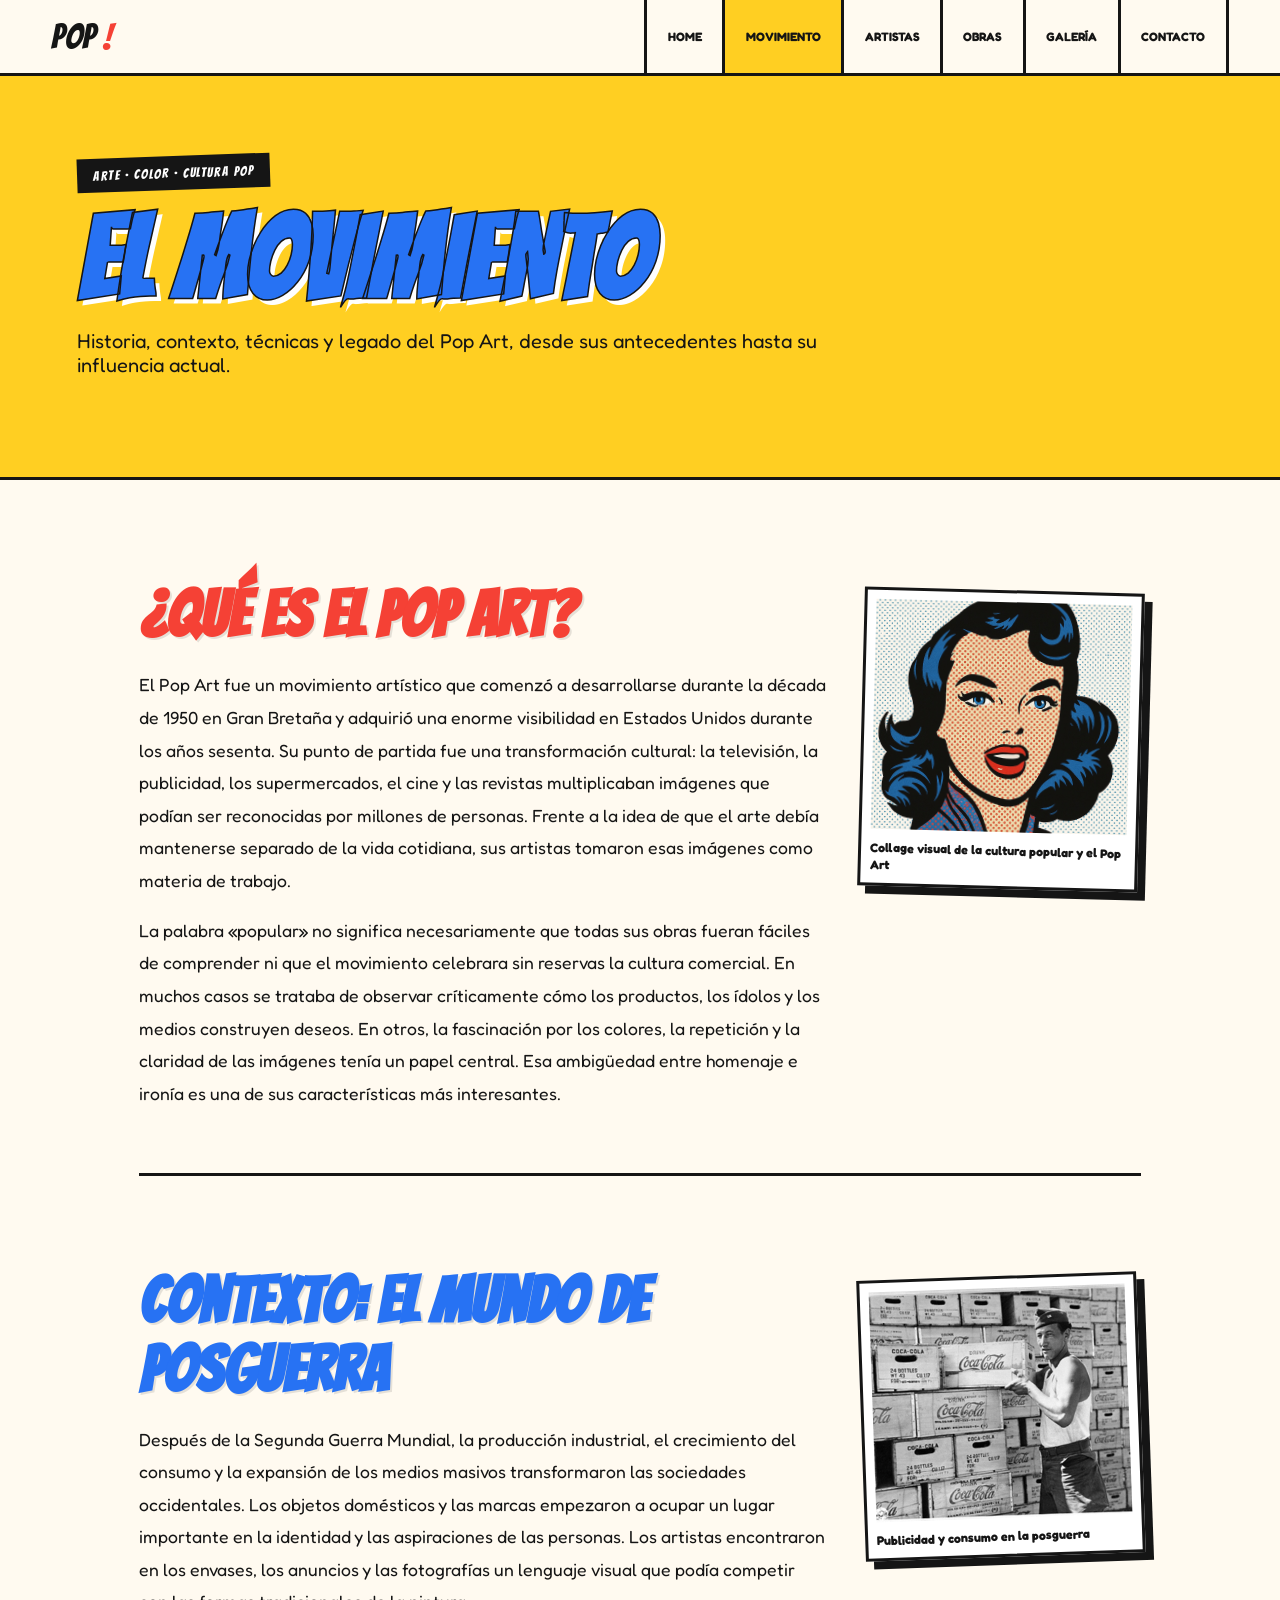
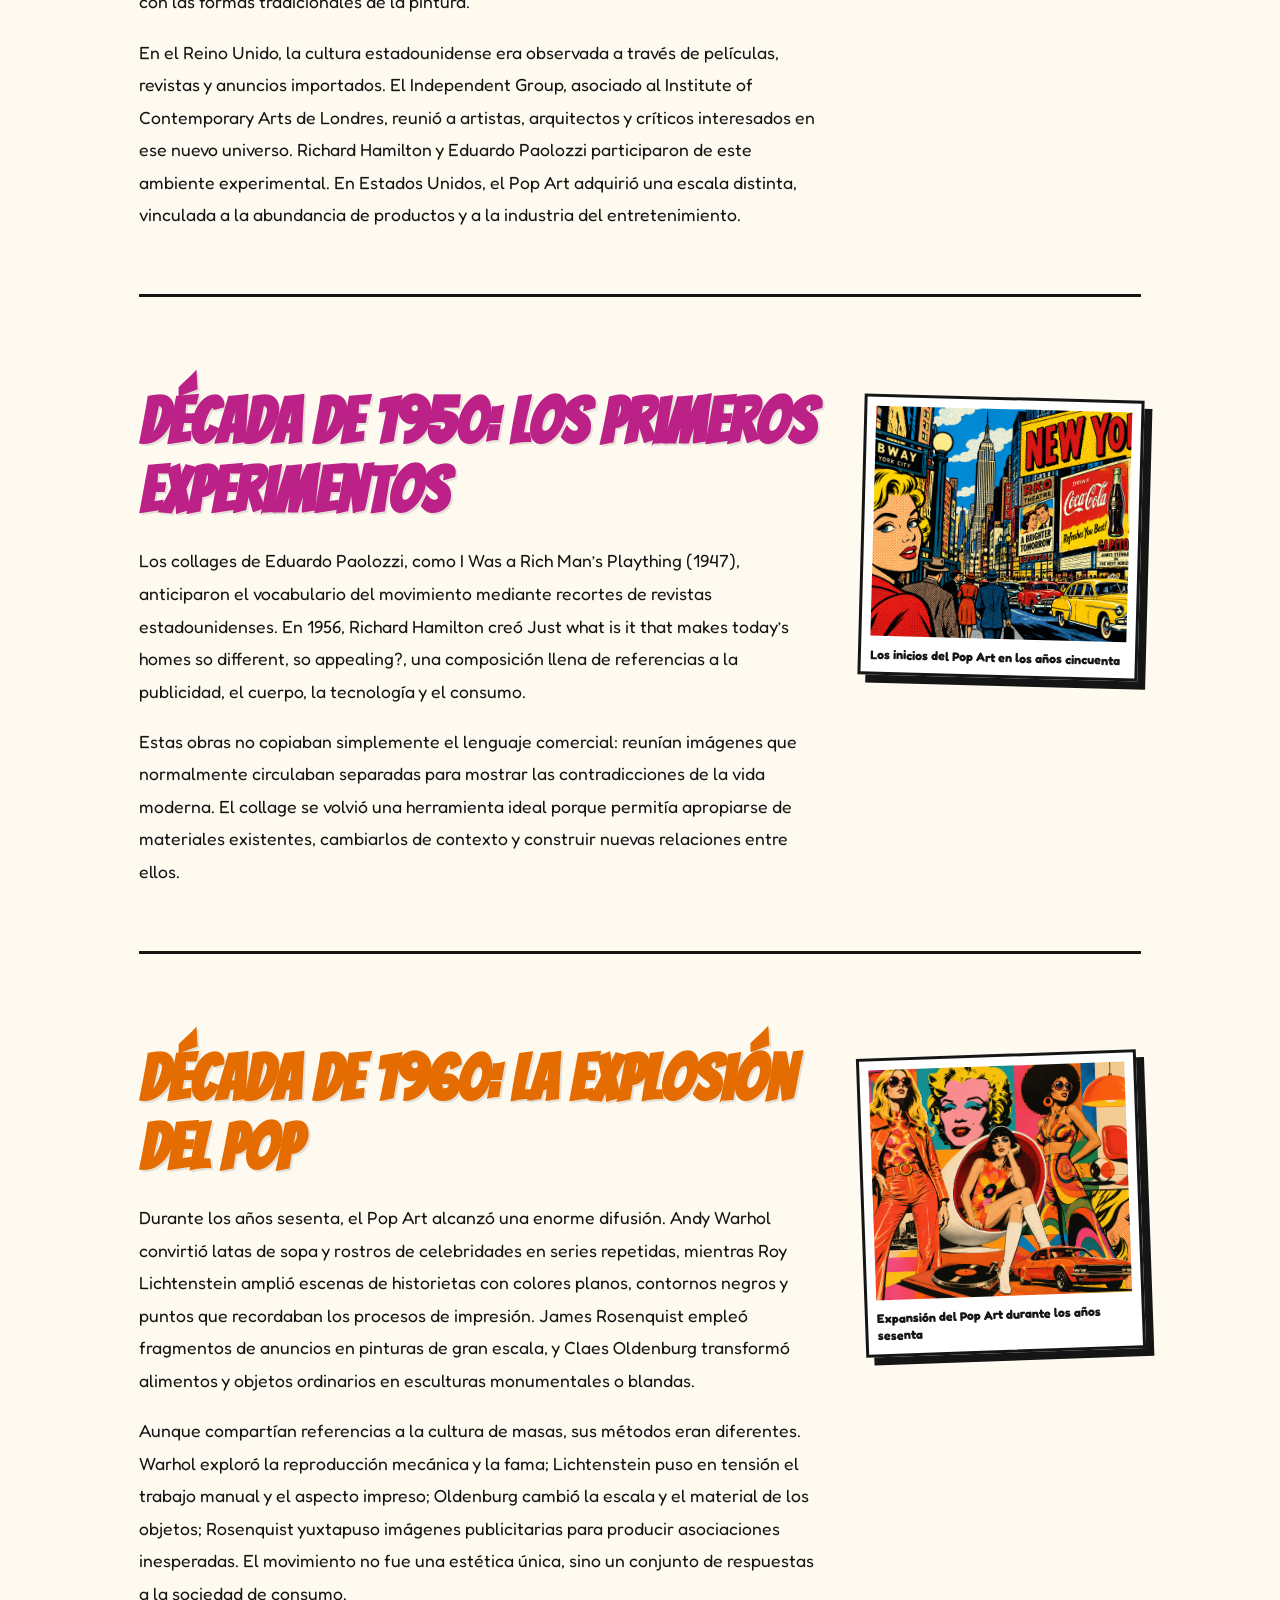
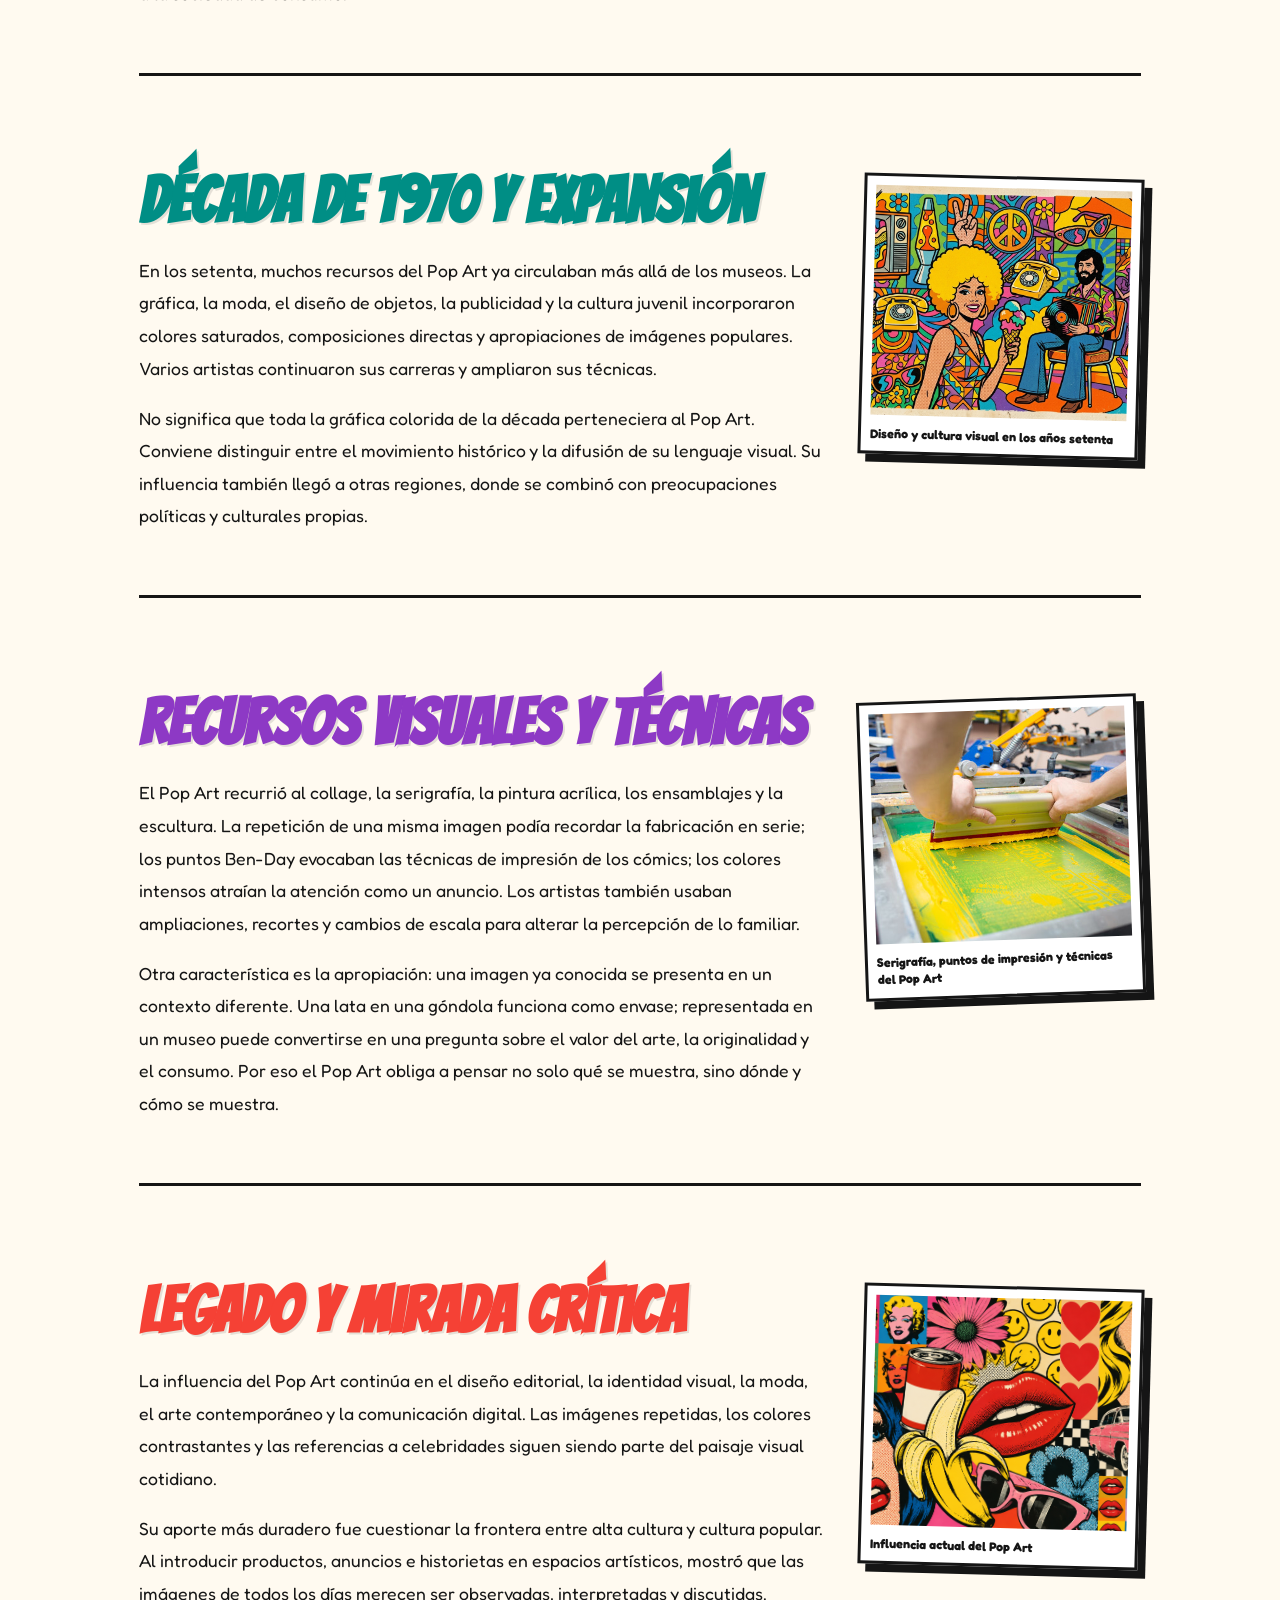
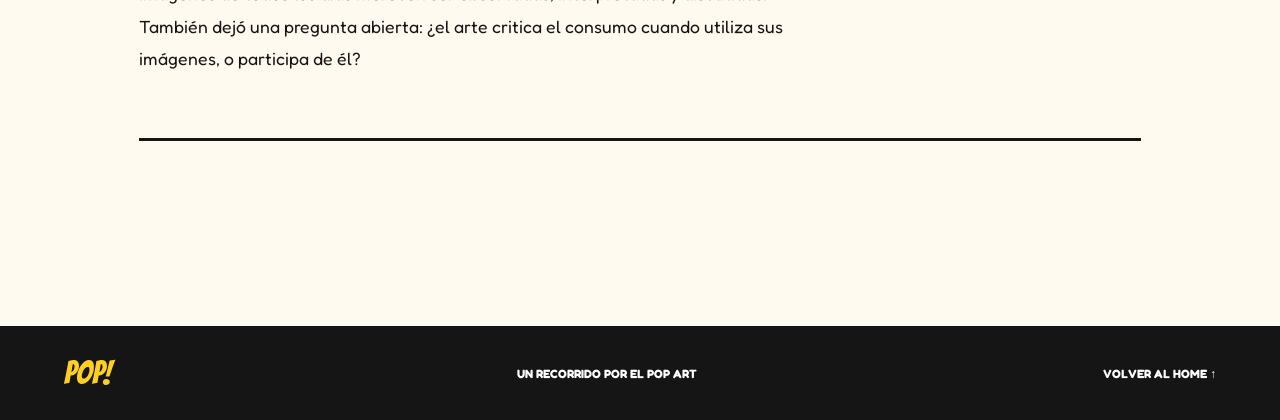
<file: movimiento.html>
<!DOCTYPE html>
<html lang="es">
 <head>
  <meta charset="utf-8"/>
  <meta content="width=device-width, initial-scale=1" name="viewport"/>
  <title>
   Movimiento | POP!
  </title>
  <link href="https://fonts.googleapis.com" rel="preconnect"/>
  <link crossorigin="" href="https://fonts.gstatic.com" rel="preconnect"/>
  <link href="https://fonts.googleapis.com/css2?family=Bangers&amp;family=Fredoka:wght@300..700&amp;display=swap" rel="stylesheet"/>
  <link href="estilos.css" rel="stylesheet"/>
  <script defer="" src="datos.js">
  </script>
  <script defer="" src="script.js">
  </script>
 </head>
 <body>
  <a class="skip" href="#contenido">
   Ir al contenido
  </a>
  <header class="site-header">
   <a class="brand" href="index.html">
    POP
    <span>
     !
    </span>
   </a>
   <button aria-controls="nav" aria-expanded="false" class="menu-toggle">
    ☰ MENÚ
   </button>
   <nav class="nav" id="nav">
    <a href="index.html">
     HOME
    </a>
    <a class="active" href="movimiento.html">
     MOVIMIENTO
    </a>
    <a href="artistas.html">
     ARTISTAS
    </a>
    <a href="obras.html">
     OBRAS
    </a>
    <a href="galeria.html">
     GALERÍA
    </a>
    <a href="contacto.html">
     CONTACTO
    </a>
   </nav>
  </header>
  <main id="contenido">
   <div class="page-hero">
    <span class="eyebrow">
     ARTE · COLOR · CULTURA POP
    </span>
    <h1>
     EL MOVIMIENTO
    </h1>
    <p>
     Historia, contexto, técnicas y legado del Pop Art, desde sus antecedentes hasta su influencia actual.
    </p>
   </div>
   <div class="reading">
    <article class="movement-feature movement-feature-1">
     <figure class="movement-visual">
      <img alt="Collage visual de la cultura popular y el Pop Art" loading="lazy" src="imagenes/introduccion-pop.jpg"/>
      <figcaption>
       Collage visual de la cultura popular y el Pop Art
      </figcaption>
     </figure>
     <div class="movement-copy">
      <h2>
       ¿Qué es el Pop Art?
      </h2>
      <p>
       El Pop Art fue un movimiento artístico que comenzó a desarrollarse durante la década de 1950 en Gran Bretaña y adquirió una enorme visibilidad en Estados Unidos durante los años sesenta. Su punto de partida fue una transformación cultural: la televisión, la publicidad, los supermercados, el cine y las revistas multiplicaban imágenes que podían ser reconocidas por millones de personas. Frente a la idea de que el arte debía mantenerse separado de la vida cotidiana, sus artistas tomaron esas imágenes como materia de trabajo.
      </p>
      <p>
       La palabra «popular» no significa necesariamente que todas sus obras fueran fáciles de comprender ni que el movimiento celebrara sin reservas la cultura comercial. En muchos casos se trataba de observar críticamente cómo los productos, los ídolos y los medios construyen deseos. En otros, la fascinación por los colores, la repetición y la claridad de las imágenes tenía un papel central. Esa ambigüedad entre homenaje e ironía es una de sus características más interesantes.
      </p>
     </div>
    </article>
    <article class="movement-feature movement-feature-2">
     <figure class="movement-visual">
      <img alt="Publicidad y consumo en la posguerra" loading="lazy" src="imagenes/contexto-posguerra.jpg"/>
      <figcaption>
       Publicidad y consumo en la posguerra
      </figcaption>
     </figure>
     <div class="movement-copy">
      <h2>
       Contexto: el mundo de posguerra
      </h2>
      <p>
       Después de la Segunda Guerra Mundial, la producción industrial, el crecimiento del consumo y la expansión de los medios masivos transformaron las sociedades occidentales. Los objetos domésticos y las marcas empezaron a ocupar un lugar importante en la identidad y las aspiraciones de las personas. Los artistas encontraron en los envases, los anuncios y las fotografías un lenguaje visual que podía competir con las formas tradicionales de la pintura.
      </p>
      <p>
       En el Reino Unido, la cultura estadounidense era observada a través de películas, revistas y anuncios importados. El Independent Group, asociado al Institute of Contemporary Arts de Londres, reunió a artistas, arquitectos y críticos interesados en ese nuevo universo. Richard Hamilton y Eduardo Paolozzi participaron de este ambiente experimental. En Estados Unidos, el Pop Art adquirió una escala distinta, vinculada a la abundancia de productos y a la industria del entretenimiento.
      </p>
     </div>
    </article>
    <article class="movement-feature movement-feature-3">
     <figure class="movement-visual">
      <img alt="Los inicios del Pop Art en los años cincuenta" loading="lazy" src="imagenes/1950-origen.jpg"/>
      <figcaption>
       Los inicios del Pop Art en los años cincuenta
      </figcaption>
     </figure>
     <div class="movement-copy">
      <h2>
       Década de 1950: los primeros experimentos
      </h2>
      <p>
       Los collages de Eduardo Paolozzi, como I Was a Rich Man’s Plaything (1947), anticiparon el vocabulario del movimiento mediante recortes de revistas estadounidenses. En 1956, Richard Hamilton creó Just what is it that makes today’s homes so different, so appealing?, una composición llena de referencias a la publicidad, el cuerpo, la tecnología y el consumo.
      </p>
      <p>
       Estas obras no copiaban simplemente el lenguaje comercial: reunían imágenes que normalmente circulaban separadas para mostrar las contradicciones de la vida moderna. El collage se volvió una herramienta ideal porque permitía apropiarse de materiales existentes, cambiarlos de contexto y construir nuevas relaciones entre ellos.
      </p>
     </div>
    </article>
    <article class="movement-feature movement-feature-4">
     <figure class="movement-visual">
      <img alt="Expansión del Pop Art durante los años sesenta" loading="lazy" src="imagenes/1960-explosion.jpg"/>
      <figcaption>
       Expansión del Pop Art durante los años sesenta
      </figcaption>
     </figure>
     <div class="movement-copy">
      <h2>
       Década de 1960: la explosión del Pop
      </h2>
      <p>
       Durante los años sesenta, el Pop Art alcanzó una enorme difusión. Andy Warhol convirtió latas de sopa y rostros de celebridades en series repetidas, mientras Roy Lichtenstein amplió escenas de historietas con colores planos, contornos negros y puntos que recordaban los procesos de impresión. James Rosenquist empleó fragmentos de anuncios en pinturas de gran escala, y Claes Oldenburg transformó alimentos y objetos ordinarios en esculturas monumentales o blandas.
      </p>
      <p>
       Aunque compartían referencias a la cultura de masas, sus métodos eran diferentes. Warhol exploró la reproducción mecánica y la fama; Lichtenstein puso en tensión el trabajo manual y el aspecto impreso; Oldenburg cambió la escala y el material de los objetos; Rosenquist yuxtapuso imágenes publicitarias para producir asociaciones inesperadas. El movimiento no fue una estética única, sino un conjunto de respuestas a la sociedad de consumo.
      </p>
     </div>
    </article>
    <article class="movement-feature movement-feature-5">
     <figure class="movement-visual">
      <img alt="Diseño y cultura visual en los años setenta" loading="lazy" src="imagenes/1970-expansion.jpg"/>
      <figcaption>
       Diseño y cultura visual en los años setenta
      </figcaption>
     </figure>
     <div class="movement-copy">
      <h2>
       Década de 1970 y expansión
      </h2>
      <p>
       En los setenta, muchos recursos del Pop Art ya circulaban más allá de los museos. La gráfica, la moda, el diseño de objetos, la publicidad y la cultura juvenil incorporaron colores saturados, composiciones directas y apropiaciones de imágenes populares. Varios artistas continuaron sus carreras y ampliaron sus técnicas.
      </p>
      <p>
       No significa que toda la gráfica colorida de la década perteneciera al Pop Art. Conviene distinguir entre el movimiento histórico y la difusión de su lenguaje visual. Su influencia también llegó a otras regiones, donde se combinó con preocupaciones políticas y culturales propias.
      </p>
     </div>
    </article>
    <article class="movement-feature movement-feature-6">
     <figure class="movement-visual">
      <img alt="Serigrafía, puntos de impresión y técnicas del Pop Art" loading="lazy" src="imagenes/tecnicas-pop.jpg"/>
      <figcaption>
       Serigrafía, puntos de impresión y técnicas del Pop Art
      </figcaption>
     </figure>
     <div class="movement-copy">
      <h2>
       Recursos visuales y técnicas
      </h2>
      <p>
       El Pop Art recurrió al collage, la serigrafía, la pintura acrílica, los ensamblajes y la escultura. La repetición de una misma imagen podía recordar la fabricación en serie; los puntos Ben-Day evocaban las técnicas de impresión de los cómics; los colores intensos atraían la atención como un anuncio. Los artistas también usaban ampliaciones, recortes y cambios de escala para alterar la percepción de lo familiar.
      </p>
      <p>
       Otra característica es la apropiación: una imagen ya conocida se presenta en un contexto diferente. Una lata en una góndola funciona como envase; representada en un museo puede convertirse en una pregunta sobre el valor del arte, la originalidad y el consumo. Por eso el Pop Art obliga a pensar no solo qué se muestra, sino dónde y cómo se muestra.
      </p>
     </div>
    </article>
    <article class="movement-feature movement-feature-7">
     <figure class="movement-visual">
      <img alt="Influencia actual del Pop Art" loading="lazy" src="imagenes/hoy-legado.jpg"/>
      <figcaption>
       Influencia actual del Pop Art
      </figcaption>
     </figure>
     <div class="movement-copy">
      <h2>
       Legado y mirada crítica
      </h2>
      <p>
       La influencia del Pop Art continúa en el diseño editorial, la identidad visual, la moda, el arte contemporáneo y la comunicación digital. Las imágenes repetidas, los colores contrastantes y las referencias a celebridades siguen siendo parte del paisaje visual cotidiano.
      </p>
      <p>
       Su aporte más duradero fue cuestionar la frontera entre alta cultura y cultura popular. Al introducir productos, anuncios e historietas en espacios artísticos, mostró que las imágenes de todos los días merecen ser observadas, interpretadas y discutidas. También dejó una pregunta abierta: ¿el arte critica el consumo cuando utiliza sus imágenes, o participa de él?
      </p>
     </div>
    </article>
   </div>
  </main>
  <footer class="site-footer">
   <strong>
    POP!
   </strong>
   <span>
    UN RECORRIDO POR EL POP ART
   </span>
   <a href="index.html">
    VOLVER AL HOME ↑
   </a>
  </footer>
  <dialog class="art-modal" id="art-modal">
   <button aria-label="Cerrar" class="modal-close">
    ×
   </button>
   <div class="modal-art photo-art" id="modal-art">
   </div>
   <div class="modal-copy">
    <span id="modal-kicker">
    </span>
    <h2 id="modal-title">
    </h2>
    <p id="modal-description">
    </p>
    <p id="modal-detail">
    </p>
   </div>
  </dialog>
  <dialog class="gallery-modal" id="gallery-modal">
   <button aria-label="Cerrar" class="gallery-modal-close">
    ×
   </button>
   <img alt=""/>
  </dialog>
 </body>
</html>
</file>
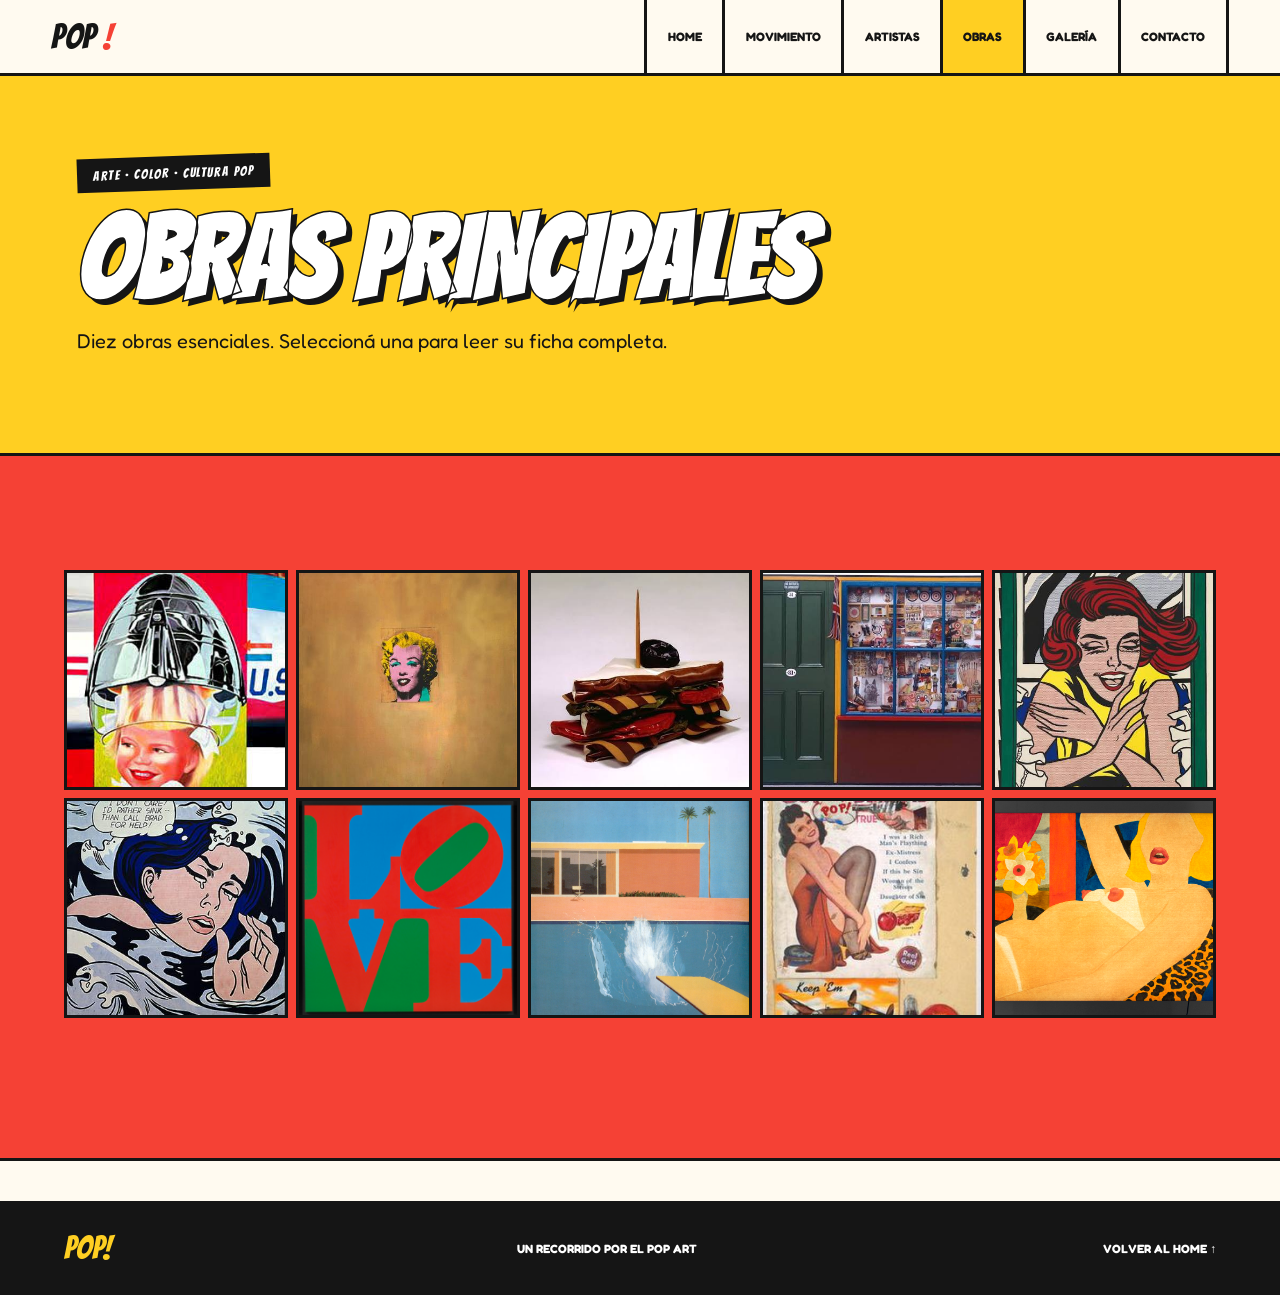
<file: obras.html>
<!DOCTYPE html>
<html lang="es">
 <head>
  <meta charset="utf-8"/>
  <meta content="width=device-width,initial-scale=1" name="viewport"/>
  <title>
   Obras principales | POP!
  </title>
  <link href="https://fonts.googleapis.com" rel="preconnect"/>
  <link crossorigin="" href="https://fonts.gstatic.com" rel="preconnect"/>
  <link href="https://fonts.googleapis.com/css2?family=Bangers&amp;family=Fredoka:wght@300..700&amp;display=swap" rel="stylesheet"/>
  <link href="estilos.css" rel="stylesheet"/>
  <script defer="" src="datos.js">
  </script>
  <script defer="" src="script.js">
  </script>
 </head>
 <body>
  <a class="skip" href="#contenido">
   Ir al contenido
  </a>
  <header class="site-header">
   <a class="brand" href="index.html">
    POP
    <span>
     !
    </span>
   </a>
   <button aria-controls="nav" aria-expanded="false" class="menu-toggle">
    ☰ MENÚ
   </button>
   <nav class="nav" id="nav">
    <a href="index.html">
     HOME
    </a>
    <a href="movimiento.html">
     MOVIMIENTO
    </a>
    <a href="artistas.html">
     ARTISTAS
    </a>
    <a class="active" href="obras.html">
     OBRAS
    </a>
    <a href="galeria.html">
     GALERÍA
    </a>
    <a href="contacto.html">
     CONTACTO
    </a>
   </nav>
  </header>
  <main id="contenido">
   <div class="page-hero">
    <span class="eyebrow">
     ARTE · COLOR · CULTURA POP
    </span>
    <h1>
     OBRAS PRINCIPALES
    </h1>
    <p>
     Diez obras esenciales. Seleccioná una para leer su ficha completa.
    </p>
   </div>
   <section class="section works">
    <div class="works-grid" id="works-grid">
    </div>
   </section>
  </main>
  <footer class="site-footer">
   <strong>
    POP!
   </strong>
   <span>
    UN RECORRIDO POR EL POP ART
   </span>
   <a href="index.html">
    VOLVER AL HOME ↑
   </a>
  </footer>
  <dialog class="art-modal" id="art-modal">
   <button aria-label="Cerrar" class="modal-close">
    ×
   </button>
   <div class="modal-art photo-art" id="modal-art">
   </div>
   <div class="modal-copy">
    <span id="modal-kicker">
    </span>
    <h2 id="modal-title">
    </h2>
    <p id="modal-description">
    </p>
    <p id="modal-detail">
    </p>
   </div>
  </dialog>
  <dialog class="gallery-modal" id="gallery-modal">
   <button aria-label="Cerrar" class="gallery-modal-close">
    ×
   </button>
   <img alt=""/>
  </dialog>
 </body>
</html>
</file>
<file: estilos.css>
:root {
  --ink: #151515;
  --cream: #fffaf0;
  --yellow: #ffcf22;
  --red: #f54135;
  --blue: #2772f3;
  --pink: #ff83bc;
  --cyan: #5ad8e9;
  --line: 3px solid var(--ink);
}

* {
  box-sizing: border-box;
}

html {
  scroll-behavior: smooth;
  scroll-padding-top: 78px;
}

body {
  margin: 0;
  background: var(--cream);
  color: var(--ink);
  font-family: 'Fredoka',Arial,sans-serif;
}

button,input,textarea {
  font: inherit;
}

button,a {
  touch-action: manipulation;
}

a {
  color: inherit;
}

h1,h2,h3,p {
  margin-top: 0;
}

h1,h2,h3,.brand,.eyebrow,.btn,.section-num,.section-label,.artist-index,.mini-work {
  font-family: 'Bangers',Impact,sans-serif;
}

::selection {
  background: var(--ink);
  color: var(--yellow);
}

:focus-visible {
  outline: 4px solid var(--blue);
  outline-offset: 4px;
}

.skip {
  position: absolute;
  left: -999px;
  z-index: 20;
}

.skip:focus {
  left: 12px;
  top: 12px;
  background: white;
  padding: 12px;
}

.site-header {
  height: 76px;
  background: var(--cream);
  border-bottom: var(--line);
  display: flex;
  align-items: center;
  justify-content: space-between;
  padding: 0 4%;
  position: sticky;
  top: 0;
  z-index: 10;
}

.brand {
  text-decoration: none;
  font-size: 2.2rem;
  letter-spacing: .01em;
}

.brand span {
  color: var(--red);
}

.nav {
  display: flex;
  height: 100%;
  align-items: stretch;
}

.nav a {
  display: grid;
  place-items: center;
  text-decoration: none;
  font-weight: 800;
  font-size: .76rem;
  padding: 0 clamp(8px,1.6vw,25px);
  border-left: var(--line);
  transition: background .15s;
}

.nav a:last-child {
  border-right: var(--line);
}

.nav a:hover,.nav a.active {
  background: var(--yellow);
}

.menu-toggle {
  display: none;
}

.hero {
  min-height: min(770px,calc(100svh - 76px));
  position: relative;
  overflow: hidden;
  display: grid;
  grid-template-columns: 1fr 1fr;
  align-items: center;
  padding: 8% 7%;
  background: var(--yellow);
  border-bottom: var(--line);
}

.hero:before {
  content: "";
  position: absolute;
  inset: 0;
  background: repeating-conic-gradient(from 0deg at 76% 48%,rgba(255,255,255,.4) 0deg 12deg,transparent 12deg 24deg);
  opacity: .5;
  pointer-events: none;
}

.hero-copy {
  position: relative;
  z-index: 2;
}

.eyebrow {
  font-size: .83rem;
  letter-spacing: .12em;
  background: var(--ink);
  color: white;
  display: inline-block;
  padding: 10px 16px;
  transform: rotate(-2deg);
}

.hero h1 {
  font-size: clamp(4rem,9vw,10rem);
  line-height: .88;
  letter-spacing: .01em;
  margin: 25px 0;
  text-shadow: 6px 6px 0 white;
}

.hero h1 em {
  font-style: normal;
  color: var(--red);
  -webkit-text-stroke: 2px var(--ink);
}

.hero-copy>p:not(.eyebrow) {
  font-size: clamp(1.1rem,2vw,1.5rem);
  font-weight: 800;
  max-width: 440px;
}

.btn {
  display: inline-flex;
  align-items: center;
  justify-content: space-between;
  gap: 35px;
  background: var(--ink);
  border: var(--line);
  color: white;
  text-decoration: none;
  padding: 16px 22px;
  cursor: pointer;
  box-shadow: 7px 7px 0 var(--red);
  transition: transform .15s,box-shadow .15s;
  font-size: .88rem;
}

.btn:hover {
  transform: translate(4px,4px);
  box-shadow: 3px 3px 0 var(--red);
}

.hero-art {
  height: 530px;
  position: relative;
  display: grid;
  place-items: center;
}

.burst {
  position: absolute;
  width: min(90%,480px);
  aspect-ratio: 1;
  background: var(--red);
  border: 6px solid var(--ink);
  clip-path: polygon(50% 0%,59% 20%,76% 5%,78% 27%,100% 20%,88% 42%,100% 55%,79% 62%,92% 84%,69% 80%,57% 100%,45% 79%,23% 96%,23% 73%,0 77%,13% 53%,0 39%,23% 34%,12% 11%,37% 21%);
  display: grid;
  place-items: center;
  font: clamp(3rem,7vw,7rem) 'Bangers',Impact,sans-serif;
  color: white;
  -webkit-text-stroke: 3px var(--ink);
  text-shadow: 6px 7px 0 var(--ink);
  transform: rotate(-10deg);
}

.face {
  width: 170px;
  height: 170px;
  border: var(--line);
  border-radius: 50%;
  background: var(--cyan);
  position: absolute;
  right: 3%;
  bottom: 4%;
  transform: rotate(14deg);
  box-shadow: 10px 10px 0 var(--ink);
}

.eye {
  position: absolute;
  top: 47px;
  width: 14px;
  height: 27px;
  border-radius: 50%;
  background: var(--ink);
}

.eye.one {
  left: 47px;
}

.eye.two {
  right: 47px;
}

.mouth {
  position: absolute;
  left: 51px;
  top: 93px;
  width: 68px;
  height: 33px;
  border: 7px solid var(--ink);
  border-top: 0;
  border-radius: 0 0 50px 50px;
}

.sticker {
  position: absolute;
  font-family: 'Bangers',Impact,sans-serif;
}

.star {
  font-size: 7rem;
  color: var(--blue);
  left: 4%;
  bottom: 0;
  -webkit-text-stroke: 3px var(--ink);
}

.pow {
  background: white;
  border: var(--line);
  padding: 12px 18px;
  right: 0;
  top: 6%;
  transform: rotate(13deg);
  font-size: 2rem;
  box-shadow: 7px 7px 0 var(--ink);
}

.hero-side {
  position: absolute;
  bottom: 28px;
  left: 7%;
  font-weight: 800;
  font-size: .7rem;
  letter-spacing: .1em;
}

.section {
  padding: 84px max(5vw,24px) 110px;
  border-bottom: var(--line);
  scroll-margin-top: 76px;
}

.section-top {
  display: flex;
  justify-content: space-between;
  align-items: center;
  border-top: var(--line);
  padding-top: 13px;
  margin-bottom: 35px;
  font-size: .75rem;
}

.section-label {
  text-align: right;
}

.section h2 {
  font-size: clamp(3.5rem,7vw,7.8rem);
  line-height: .95;
  letter-spacing: .015em;
  margin-bottom: 50px;
}

.section h2 span {
  color: var(--red);
}

.intro {
  background: var(--cream);
}

.intro-grid {
  display: grid;
  grid-template-columns: 1.25fr .75fr;
  gap: 24px;
}

.timeline,.intro-note {
  border: var(--line);
  padding: 32px;
  background: white;
  box-shadow: 8px 8px 0 var(--ink);
}

.timeline h3 {
  font-size: 1.35rem;
}

.timeline ol {
  padding: 0;
  list-style: none;
  counter-reset: timeline;
}

.timeline li {
  display: grid;
  grid-template-columns: 190px 1fr;
  gap: 20px;
  padding: 21px 0;
  border-top: 2px solid var(--ink);
}

.timeline li strong {
  font-size: .86rem;
}

.timeline li p {
  margin: 0;
  line-height: 1.55;
}

.intro-note {
  background: var(--pink);
  display: flex;
  flex-direction: column;
  gap: 20px;
}

.comic-art {
  min-height: 250px;
  border: var(--line);
  background: radial-gradient(circle,var(--ink) 1px,transparent 2px) 0 0/15px 15px,var(--yellow);
  display: grid;
  place-items: center;
  position: relative;
  overflow: hidden;
}

.comic-art span {
  font: clamp(5rem,10vw,9rem) 'Bangers',Impact,sans-serif;
  color: var(--red);
  -webkit-text-stroke: 3px var(--ink);
  text-shadow: 9px 9px 0 white;
  transform: rotate(-10deg);
}

.comic-art b {
  position: absolute;
  top: 0;
  right: 12px;
  font-size: 5rem;
  color: var(--blue);
}

.intro-note p {
  font-weight: 700;
  font-size: 1.08rem;
  line-height: 1.55;
  margin: 0;
}

.intro-note strong {
  font-family: 'Bangers',Impact,sans-serif;
  background: white;
  border: var(--line);
  align-self: flex-start;
  padding: 12px;
  transform: rotate(-2deg);
}

.artists {
  background: var(--cyan);
}

.artist-grid {
  display: grid;
  grid-template-columns: repeat(4,minmax(0,1fr));
  gap: 20px;
}

.artist-card {
  border: var(--line);
  background: var(--cream);
  box-shadow: 7px 7px 0 var(--ink);
}

.portrait {
  height: 270px;
  border-bottom: var(--line);
  display: grid;
  place-items: center;
  position: relative;
  overflow: hidden;
  background: var(--yellow);
}

.portrait:before {
  content: "";
  position: absolute;
  width: 165px;
  height: 190px;
  border: var(--line);
  border-radius: 48% 48% 35% 35%;
  background: var(--pink);
  top: 47px;
  box-shadow: 0 25px 0 40px var(--ink);
}

.portrait:after {
  content: "";
  position: absolute;
  width: 170px;
  height: 60px;
  background: var(--ink);
  border-radius: 50% 50% 30% 20%;
  top: 35px;
  transform: rotate(-7deg);
}

.portrait span {
  position: relative;
  z-index: 1;
  font: 3.6rem 'Bangers',Impact,sans-serif;
  color: white;
  text-shadow: 4px 4px 0 var(--ink);
  padding-top: 30px;
}

.portrait-warhol {
  background: radial-gradient(circle,var(--red) 2px,transparent 3px) 0 0/20px 20px,var(--yellow);
}

.portrait-lichtenstein {
  background: var(--red);
}

.portrait-lichtenstein:before {
  background: var(--yellow);
}

.portrait-hamilton {
  background: var(--pink);
}

.portrait-hamilton:before {
  background: var(--cyan);
}

.portrait-oldenburg {
  background: var(--blue);
}

.portrait-oldenburg:before {
  background: var(--red);
}

.artist-content {
  padding: 22px;
}

.artist-index {
  font-size: .68rem;
  background: var(--yellow);
  padding: 5px;
}

.artist-content h3 {
  font-size: clamp(1.3rem,2.3vw,2.2rem);
  line-height: 1;
  margin: 22px 0 14px;
}

.artist-content p {
  font-size: .9rem;
  line-height: 1.55;
  min-height: 85px;
}

.mini-work {
  font-size: .61rem;
  line-height: 1.4;
  display: block;
  border-top: 2px solid var(--ink);
  padding-top: 12px;
}

.works {
  background: var(--red);
}

.works h2 span {
  color: var(--yellow);
}

.works-grid {
  display: grid;
  grid-template-columns: repeat(4,1fr);
  gap: 18px;
}

.art-tile {
  border: var(--line);
  background: white;
  padding: 0;
  text-align: left;
  cursor: pointer;
  box-shadow: 6px 6px 0 var(--ink);
  transition: transform .16s;
}

.art-tile:hover {
  transform: translateY(-7px);
}

.tile-art {
  height: 220px;
  display: grid;
  place-items: center;
  position: relative;
  overflow: hidden;
  border-bottom: var(--line);
}

.tile-art span,.modal-art span,.gallery-piece span {
  font: clamp(2.2rem,4vw,5rem) 'Bangers',Impact,sans-serif;
  color: white;
  -webkit-text-stroke: 2px var(--ink);
  text-shadow: 5px 5px 0 var(--ink);
  transform: rotate(-8deg);
  text-align: center;
  line-height: 1;
}

.tile-caption {
  display: flex;
  justify-content: space-between;
  gap: 12px;
  align-items: center;
  padding: 14px;
  font-size: .8rem;
  font-weight: 800;
}

.tile-caption b {
  font-size: 1.3rem;
}

.art-1 {
  background: repeating-linear-gradient(90deg,var(--red) 0 38px,var(--cream) 38px 75px);
}

.art-2 {
  background: radial-gradient(circle,var(--ink) 2px,transparent 3px) 0 0/16px 16px,var(--yellow);
}

.art-3 {
  background: linear-gradient(135deg,var(--pink) 50%,var(--blue) 50%);
}

.art-4 {
  background: radial-gradient(circle at 50% 50%,var(--yellow) 0 25%,var(--red) 26% 42%,var(--blue) 43% 64%,var(--ink) 65% 67%,var(--cyan) 68%);
}

.art-5 {
  background: repeating-conic-gradient(var(--pink) 0 18deg,var(--yellow) 18deg 36deg);
}

.art-6 {
  background: radial-gradient(circle,var(--red) 3px,transparent 4px) 0 0/19px 19px,var(--cyan);
}

.art-7 {
  background: linear-gradient(45deg,var(--blue) 25%,var(--cream) 25% 50%,var(--red) 50% 75%,var(--yellow) 75%);
}

.art-8 {
  background: radial-gradient(circle at 30% 30%,var(--pink) 0 15%,transparent 16%),radial-gradient(circle at 70% 60%,var(--yellow) 0 22%,transparent 23%),var(--blue);
}

.gallery {
  background: var(--yellow);
}

.gallery h2 span {
  color: var(--blue);
}

.section-lead {
  font-weight: 700;
  max-width: 580px;
  line-height: 1.5;
  margin-top: -20px;
  margin-bottom: 35px;
}

.gallery-grid {
  display: grid;
  grid-template-columns: repeat(6,1fr);
  grid-auto-rows: 155px;
  gap: 12px;
}

.gallery-piece {
  border: var(--line);
  padding: 0;
  cursor: pointer;
  display: grid;
  place-items: center;
  overflow: hidden;
  position: relative;
  transition: filter .15s;
}

.gallery-piece:hover {
  filter: saturate(1.5) brightness(1.06);
}

.gallery-piece:nth-child(1),.gallery-piece:nth-child(8) {
  grid-column: span 2;
  grid-row: span 2;
}

.gallery-piece:nth-child(4),.gallery-piece:nth-child(11) {
  grid-column: span 2;
}

.gallery-piece:nth-child(6) {
  grid-row: span 2;
}

.gallery-piece span {
  font-size: clamp(1.6rem,3vw,4rem);
}

.contact {
  background: var(--blue);
  color: white;
}

.contact-wrap {
  display: grid;
  grid-template-columns: 1fr 1fr;
  gap: 6vw;
  align-items: center;
}

.contact h2 {
  font-size: clamp(5rem,10vw,11rem);
  line-height: .85;
  text-shadow: 7px 7px 0 var(--ink);
}

.contact h2 span {
  color: var(--yellow);
}

.contact-heading p {
  font-size: 1.3rem;
  font-weight: 800;
  max-width: 400px;
}

.contact-star {
  font-size: 8rem;
  color: var(--pink);
  -webkit-text-stroke: 2px var(--ink);
}

.contact-form {
  background: var(--cream);
  color: var(--ink);
  padding: 35px;
  border: var(--line);
  box-shadow: 10px 10px 0 var(--ink);
  display: flex;
  flex-direction: column;
  gap: 8px;
}

.contact-form label {
  font-family: 'Bangers',Impact,sans-serif;
  font-size: .77rem;
  margin-top: 12px;
}

.contact-form input,.contact-form textarea {
  width: 100%;
  border: 2px solid var(--ink);
  border-radius: 0;
  background: white;
  padding: 13px;
  resize: vertical;
}

.contact-form .btn {
  margin-top: 18px;
  align-self: flex-start;
  background: var(--red);
  box-shadow: 6px 6px 0 var(--ink);
}

.form-note {
  font-size: .75rem;
  margin: 10px 0 0;
}

footer {
  background: var(--ink);
  color: white;
  padding: 30px 5%;
  display: flex;
  align-items: center;
  justify-content: space-between;
  gap: 20px;
  font-size: .75rem;
  font-weight: 800;
}

footer strong {
  font: 2rem 'Bangers',Impact,sans-serif;
  color: var(--yellow);
}

footer a {
  text-decoration: none;
}

.art-modal {
  width: min(920px,calc(100% - 30px));
  max-height: 90vh;
  padding: 0;
  border: var(--line);
  background: var(--cream);
  box-shadow: 12px 12px 0 var(--ink);
  overflow: auto;
}

.art-modal[open] {
  display: grid;
  grid-template-columns: 1.1fr .9fr;
}

.art-modal::backdrop {
  background: rgba(0,0,0,.82);
}

.modal-close {
  position: absolute;
  right: 10px;
  top: 8px;
  z-index: 2;
  width: 46px;
  height: 46px;
  border: var(--line);
  background: var(--yellow);
  font-size: 2rem;
  line-height: 1;
  cursor: pointer;
}

.modal-art {
  min-height: 430px;
  display: grid;
  place-items: center;
  border-right: var(--line);
}

.modal-art span {
  font-size: clamp(3rem,6vw,6rem);
}

.modal-copy {
  padding: 75px 36px 35px;
  align-self: center;
}

.modal-copy>span {
  font-weight: 800;
  font-size: .75rem;
}

.modal-copy h2 {
  font: clamp(2rem,4vw,4rem)/.95 'Bangers',Impact,sans-serif;
  margin: 18px 0;
}

.modal-copy p {
  font-size: 1.05rem;
  line-height: 1.6;
}

@media(max-width:1000px) {
  .nav a {
    font-size: .65rem;
  }
  .artist-grid {
    grid-template-columns: repeat(2,1fr);
  }
  .works-grid {
    grid-template-columns: repeat(3,1fr);
  }
  .gallery-grid {
    grid-template-columns: repeat(4,1fr);
  }
}

@media(max-width:700px) {
  html {
    scroll-padding-top: 64px;
  }
  .site-header {
    height: 64px;
  }
  .brand {
    font-size: 1.9rem;
  }
  .menu-toggle {
    display: block;
    background: var(--yellow);
    border: 2px solid var(--ink);
    padding: 8px 10px;
    font-weight: 800;
    cursor: pointer;
  }
  .nav {
    display: none;
    position: absolute;
    top: 64px;
    left: 0;
    right: 0;
    height: auto;
    background: var(--cream);
    border-bottom: var(--line);
    flex-direction: column;
  }
  .nav.open {
    display: flex;
  }
  .nav a {
    padding: 16px 5%;
    border-left: 0;
    border-top: 2px solid var(--ink);
    place-items: start;
    font-size: .85rem;
  }
  .nav a:last-child {
    border-right: 0;
  }
  .hero {
    grid-template-columns: 1fr;
    min-height: 750px;
    padding: 60px 6% 90px;
  }
  .hero h1 {
    font-size: clamp(3.8rem,15vw,7rem);
  }
  .hero-art {
    height: 290px;
    grid-row: 2;
  }
  .burst {
    width: 290px;
    font-size: 4rem;
  }
  .face {
    width: 100px;
    height: 100px;
    right: 10%;
    bottom: 0;
  }
  .eye {
    top: 29px;
    width: 8px;
    height: 15px;
  }
  .eye.one {
    left: 29px;
  }
  .eye.two {
    right: 29px;
  }
  .mouth {
    left: 29px;
    top: 54px;
    width: 42px;
    height: 23px;
    border-width: 4px;
  }
  .star {
    font-size: 4rem;
  }
  .pow {
    font-size: 1.1rem;
  }
  .section {
    padding: 55px 6% 75px;
    scroll-margin-top: 64px;
  }
  .section h2 {
    font-size: clamp(2.8rem,11vw,5rem);
    margin-bottom: 35px;
  }
  .intro-grid,.contact-wrap {
    grid-template-columns: 1fr;
  }
  .timeline li {
    grid-template-columns: 1fr;
    gap: 6px;
  }
  .intro-note {
    margin-top: 5px;
  }
  .artist-grid {
    gap: 15px;
  }
  .portrait {
    height: 200px;
  }
  .portrait:before {
    transform: scale(.7);
    top: 38px;
  }
  .portrait:after {
    transform: scale(.7) rotate(-7deg);
    top: 25px;
  }
  .portrait span {
    font-size: 2.6rem;
  }
  .artist-content {
    padding: 15px;
  }
  .artist-content h3 {
    font-size: 1.25rem;
  }
  .artist-content p {
    min-height: 110px;
    font-size: .8rem;
  }
  .works-grid {
    grid-template-columns: repeat(2,1fr);
    gap: 14px;
  }
  .tile-art {
    height: 160px;
  }
  .gallery-grid {
    grid-template-columns: repeat(3,1fr);
    grid-auto-rows: 100px;
  }
  .gallery-piece:nth-child(8) {
    grid-column: span 1;
    grid-row: span 1;
  }
  .contact-star {
    font-size: 5rem;
  }
  .contact-form {
    padding: 22px;
  }
  footer {
    flex-wrap: wrap;
  }
  .art-modal[open] {
    display: block;
  }
  .modal-art {
    min-height: 280px;
    border-right: 0;
    border-bottom: var(--line);
  }
  .modal-copy {
    padding: 25px;
  }
}

@media(max-width:430px) {
  .artist-grid {
    grid-template-columns: 1fr 1fr;
  }
  .portrait {
    height: 155px;
  }
  .artist-content p {
    min-height: 145px;
  }
  .mini-work {
    font-size: .55rem;
  }
  .gallery-grid {
    grid-template-columns: repeat(2,1fr);
  }
  .gallery-piece:nth-child(4),.gallery-piece:nth-child(11) {
    grid-column: span 1;
  }
  .gallery-piece:nth-child(6) {
    grid-row: span 1;
  }
  .gallery-piece:nth-child(1) {
    grid-row: span 2;
  }
}

/* Galería: al abrir una imagen solo se muestra la foto y el control de cierre. */
.gallery-piece:disabled {
  cursor: default;
}

.gallery-piece:disabled:hover {
  filter: none;
}

.gallery-modal {
  width: min(1100px,94vw);
  max-height: 94vh;
  padding: 12px;
  border: 3px solid var(--ink);
  background: var(--cream);
  overflow: visible;
}

.gallery-modal::backdrop {
  background: rgba(0,0,0,.88);
}

.gallery-modal img {
  display: block;
  width: 100%;
  max-height: calc(94vh - 30px);
  object-fit: contain;
}

.gallery-modal-close {
  position: absolute;
  top: -18px;
  right: -18px;
  width: 44px;
  height: 44px;
  border: 3px solid var(--ink);
  border-radius: 50%;
  background: var(--yellow);
  font-size: 30px;
  line-height: 1;
  cursor: pointer;
}

@media(prefers-reduced-motion:reduce) {
  html {
    scroll-behavior: auto;
  }
  *,*:before,*:after {
    transition: none!important;
  }
}

.timeline li {
  grid-template-columns: minmax(0,1fr) 145px;
  align-items: center;
  gap: 22px;
}

.timeline-copy strong {
  display: block;
  margin-bottom: 10px;
}

.timeline li img {
  width: 145px;
  height: 112px;
  object-fit: cover;
  border: 2px solid var(--ink);
  background: var(--yellow);
  display: block;
}

@media(max-width:700px) {
  .timeline li {
    grid-template-columns: minmax(0,1fr) 110px;
    gap: 12px;
  }
  .timeline li img {
    width: 110px;
    height: 100px;
  }
}

@media(max-width:380px) {
  .timeline li {
    grid-template-columns: minmax(0,1fr) 85px;
  }
  .timeline li img {
    width: 85px;
    height: 85px;
  }
}

.portrait:before,.portrait:after {
  content: none;
}

.portrait img {
  width: 100%;
  height: 100%;
  display: block;
  object-fit: cover;
  object-position: center top;
}

.artist-work {
  display: flex;
  align-items: center;
  gap: 12px;
  width: 100%;
  padding: 12px 0 0;
  border: 0;
  border-top: 2px solid var(--ink);
  background: transparent;
  text-align: left;
  cursor: pointer;
}

.artist-work:hover span {
  text-decoration: underline;
}

.artist-work img {
  width: 66px;
  height: 66px;
  flex: none;
  object-fit: cover;
  border: 2px solid var(--ink);
  background: var(--yellow);
}

.artist-work span {
  font-family: 'Fredoka',Arial,sans-serif;
  font-size: .68rem;
  font-weight: 700;
  line-height: 1.3;
}

.artist-work b {
  font-size: 1.1rem;
}

.modal-art.photo-art {
  background: var(--yellow);
  padding: 25px;
}

.modal-art.photo-art img {
  display: block;
  width: 100%;
  max-height: min(70vh,650px);
  object-fit: contain;
  border: 2px solid var(--ink);
  background: white;
}

@media(max-width:700px) {
  .artist-work {
    flex-direction: column;
    align-items: flex-start;
  }
  .artist-work img {
    width: 80px;
    height: 80px;
  }
}

.works-grid {
  position: relative;
  grid-template-columns: repeat(6,minmax(0,1fr));
  grid-template-rows: repeat(2,220px);
  gap: 8px;
}

.works-center {
  position: absolute;
  z-index: 2;
  top: 50%;
  left: 50%;
  transform: translate(-50%,-50%) rotate(-2deg);
  width: min(47%,510px);
  padding: 17px 18px 13px;
  margin: 0!important;
  border: var(--line);
  background: var(--yellow);
  box-shadow: 7px 7px 0 var(--ink);
  text-align: center;
  font-size: clamp(2rem,4vw,4.5rem)!important;
  line-height: .85!important;
  color: var(--ink);
}

.works-center::first-line {
  color: var(--ink);
}

.works-grid .art-tile {
  height: 100%;
  min-width: 0;
  position: relative;
  overflow: hidden;
  box-shadow: none;
  background: var(--cream);
}

.works-grid .art-tile:nth-of-type(4n+1) {
  background: var(--cyan);
}

.works-grid .art-tile:nth-of-type(4n+2) {
  background: var(--pink);
}

.works-grid .art-tile:nth-of-type(4n+3) {
  background: var(--yellow);
}

.works-grid .art-tile::before,.gallery-piece::before {
  content: attr(data-label);
  position: absolute;
  inset: 0;
  display: grid;
  place-items: center;
  font-family: 'Bangers',Impact,sans-serif;
  font-size: 2rem;
  color: var(--ink);
  opacity: .5;
}

.works-grid .art-tile img,.gallery-piece img {
  position: relative;
  width: 100%;
  height: 100%;
  display: block;
  object-fit: cover;
  transition: transform .25s;
}

.works-grid .art-tile:hover img,.gallery-piece:hover img {
  transform: scale(1.06);
}
.works-grid .art-tile:disabled {
  cursor: default;
}
.works-grid .art-tile:disabled:hover {
  transform: none;
}

.works-grid .art-tile img[hidden],.gallery-piece img[hidden] {
  display: none;
}

.gallery-grid {
  grid-template-columns: repeat(6,minmax(0,1fr));
  grid-auto-rows: 140px;
  gap: 9px;
}

.gallery-piece {
  background: var(--cream);
}

.gallery-piece:nth-child(6n+1) {
  background: var(--pink);
}

.gallery-piece:nth-child(6n+2) {
  background: var(--cyan);
}

.gallery-piece:nth-child(6n+3) {
  background: var(--red);
}

.gallery-piece:nth-child(6n+4) {
  background: var(--blue);
}

.gallery-piece:nth-child(6n+5) {
  background: var(--cream);
}

.gallery-piece:nth-child(6n) {
  background: var(--yellow);
}

.gallery-piece:nth-child(1),.gallery-piece:nth-child(8) {
  grid-column: span 2;
  grid-row: span 2;
}

.gallery-piece:nth-child(4),.gallery-piece:nth-child(11),.gallery-piece:nth-child(15) {
  grid-column: span 2;
}

.gallery-piece:nth-child(6),.gallery-piece:nth-child(13) {
  grid-row: span 2;
}

@media(max-width:700px) {
  .works-grid {
    grid-template-columns: repeat(3,minmax(0,1fr));
    grid-template-rows: repeat(4,150px);
    gap: 6px;
  }
  .works-center {
    width: 75%;
    font-size: clamp(2rem,7vw,3.5rem)!important;
  }
  .gallery-grid {
    grid-template-columns: repeat(3,minmax(0,1fr));
    grid-auto-rows: 115px;
  }
  .gallery-piece:nth-child(8) {
    grid-column: span 1;
    grid-row: span 1;
  }
}

@media(max-width:430px) {
  .works-grid {
    grid-template-rows: repeat(4,125px);
  }
  .works-center {
    width: 82%;
    font-size: 2.2rem!important;
  }
  .gallery-grid {
    grid-template-columns: repeat(2,minmax(0,1fr));
    grid-auto-rows: 110px;
  }
  .gallery-piece:nth-child(4),.gallery-piece:nth-child(11),.gallery-piece:nth-child(15) {
    grid-column: span 1;
  }
  .gallery-piece:nth-child(6),.gallery-piece:nth-child(13) {
    grid-row: span 1;
  }
}

/* Fichas de obras y epígrafes de la galería. */
#modal-detail {
  margin-top: 1rem;
  font-weight: 650;
}
#modal-detail[hidden], .gallery-modal img[hidden], .gallery-missing[hidden] { display: none; }
.modal-missing, .gallery-missing {
  display: grid;
  place-items: center;
  min-height: 220px;
  padding: 2rem;
  text-align: center;
  font-family: 'Fredoka',sans-serif;
  font-size: 1.25rem;
}
.gallery-modal { overflow: auto; }
.gallery-modal img { max-height: calc(94vh - 115px); }
.gallery-caption { padding: 10px 16px 3px; text-align: center; }
.gallery-caption h2 { margin: 0; font-family: 'Bangers',system-ui; font-size: clamp(1.5rem,3vw,2.4rem); font-weight: 400; }
.gallery-caption p { margin: 2px 0 0; font-family: 'Fredoka',sans-serif; font-size: 1.1rem; }
.works-grid { grid-template-columns: repeat(5,minmax(0,1fr)); }
@media(max-width:700px) { .works-grid { grid-template-columns: repeat(2,minmax(0,1fr)); grid-template-rows: repeat(5,150px); } }
@media(max-width:430px) { .works-grid { grid-template-rows: repeat(5,125px); } }

/* Páginas internas */
.page-hero{padding:80px 6%;background:var(--yellow);border-bottom:var(--line)}.page-hero h1{font-size:clamp(4rem,9vw,8rem);line-height:.95;margin:15px 0}.page-hero p{font-size:1.25rem;max-width:800px}.reading{max-width:1050px;margin:auto;padding:55px 24px 100px}.reading h2{font-size:clamp(2.2rem,5vw,4rem);margin:45px 0 20px}.reading h3{font-size:2rem;margin:30px 0 10px}.reading p,.reading li{font-size:1.1rem;line-height:1.85}.reading article{border-bottom:3px solid #151515;padding-bottom:45px;margin-bottom:45px}.reading img{max-width:100%;max-height:380px;object-fit:contain;border:3px solid #151515;background:#fff}.artist-detail{display:grid;grid-template-columns:240px 1fr;gap:35px}.artist-detail>img{width:240px;max-height:320px;object-fit:cover}.artist-detail .text{min-width:0}.page-links{display:grid;grid-template-columns:repeat(3,1fr);gap:20px;padding:70px 6%}.page-link{padding:35px;border:3px solid #151515;background:#fff;box-shadow:8px 8px #151515;text-decoration:none}.page-link h2{font-size:2.8rem}.page-link p{line-height:1.6}.works-grid,.gallery-grid{padding:30px 0}.art-tile img,.gallery-piece img{width:100%;height:220px;object-fit:cover;display:block}.gallery-piece img{height:100%}.art-tile .tile-caption{display:block}.art-tile .tile-caption small{display:block;margin-top:6px}.gallery-piece{background:white}.gallery-piece:after{content:attr(data-title);position:absolute;bottom:0;left:0;right:0;padding:8px;background:#fff;color:#151515;font-weight:700;font-size:.75rem}.gallery-modal .gallery-caption{display:none}.gallery-modal img{max-height:85vh}.image-missing{background:#fff;padding:20px;font-weight:700}.artist-work-link{display:inline-block;margin:10px 0;padding:12px;background:var(--yellow);border:2px solid #151515;color:#151515;text-decoration:none;font-weight:800}.site-footer{margin-top:40px}@media(max-width:750px){.artist-detail{grid-template-columns:1fr}.page-links{grid-template-columns:1fr}.works-grid{grid-template-columns:repeat(2,1fr)}.artist-detail>img{width:100%}}


/* REDISEÑO CROMÁTICO: títulos por sección */
.page-hero h1{color:#f54135;-webkit-text-stroke:1.5px #151515;text-shadow:5px 5px 0 #fff}
body:has(.reading) .page-hero h1{color:#2772f3}
body:has(.artist-detail) .page-hero h1{color:#f54135}
body:has(#works-grid) .page-hero h1{color:#fff;text-shadow:5px 5px 0 #151515}
body:has(#gallery-grid) .page-hero h1{color:#2772f3}
body:has(#contact-form) .page-hero h1{color:#f54135}
.page-links .page-link:nth-child(6n+1) h2{color:#f54135}
.page-links .page-link:nth-child(6n+2) h2{color:#2772f3}
.page-links .page-link:nth-child(6n+3) h2{color:#cc2790}
.page-links .page-link:nth-child(6n+4) h2{color:#ed6a00}
.page-links .page-link:nth-child(6n+5) h2{color:#148c83}
.page-links .page-link:nth-child(6n) h2{color:#8d39c5}
.reading article:nth-child(6n+1) h2{color:#f54135}
.reading article:nth-child(6n+2) h2{color:#2772f3}
.reading article:nth-child(6n+3) h2{color:#bb2187}
.reading article:nth-child(6n+4) h2{color:#e46c00}
.reading article:nth-child(6n+5) h2{color:#008e85}
.reading article:nth-child(6n) h2{color:#8d39c5}
.reading h2,.page-link h2{text-shadow:2px 2px 0 rgba(0,0,0,.10)}
/* Movimiento: texto + imagen lateral en cada subtítulo */
.reading .movement-feature{display:grid;grid-template-columns:minmax(0,1fr) 280px;gap:35px;align-items:start}
.movement-feature .movement-copy{grid-column:1;grid-row:1}
.movement-feature .movement-visual{grid-column:2;grid-row:1;margin:55px 0 0;transform:rotate(1.5deg);background:#fff;border:3px solid #151515;padding:9px;box-shadow:8px 8px 0 #151515}
.movement-feature:nth-child(even) .movement-visual{transform:rotate(-2deg)}
.movement-visual img{width:100%;height:230px;max-height:none;object-fit:cover;border:0;display:block}
.movement-visual figcaption{font-size:.78rem;font-weight:750;line-height:1.4;margin-top:10px}
/* Galería extendida: 20 obras, grilla adaptativa */
.gallery-grid{grid-template-columns:repeat(5,minmax(0,1fr));grid-auto-rows:175px;gap:15px}
.gallery-piece:nth-child(n){grid-column:auto;grid-row:auto}
.gallery-piece:nth-child(1),.gallery-piece:nth-child(9),.gallery-piece:nth-child(17){grid-column:span 2;grid-row:span 2}
.gallery-piece:nth-child(6),.gallery-piece:nth-child(14){grid-column:span 2}
.gallery-piece{box-shadow:5px 5px 0 #151515}
@media(max-width:900px){.reading .movement-feature{grid-template-columns:minmax(0,1fr) 210px;gap:22px}.gallery-grid{grid-template-columns:repeat(4,minmax(0,1fr))}}
@media(max-width:650px){.reading .movement-feature{display:flex;flex-direction:column-reverse;gap:8px}.movement-feature .movement-visual{margin:10px 0;width:min(100%,420px);align-self:center}.movement-visual img{height:230px}.gallery-grid{grid-template-columns:repeat(2,minmax(0,1fr));grid-auto-rows:140px}.gallery-piece:nth-child(n){grid-column:auto;grid-row:auto}.gallery-piece:nth-child(1),.gallery-piece:nth-child(9),.gallery-piece:nth-child(17){grid-column:span 2;grid-row:span 2}}
</file>
